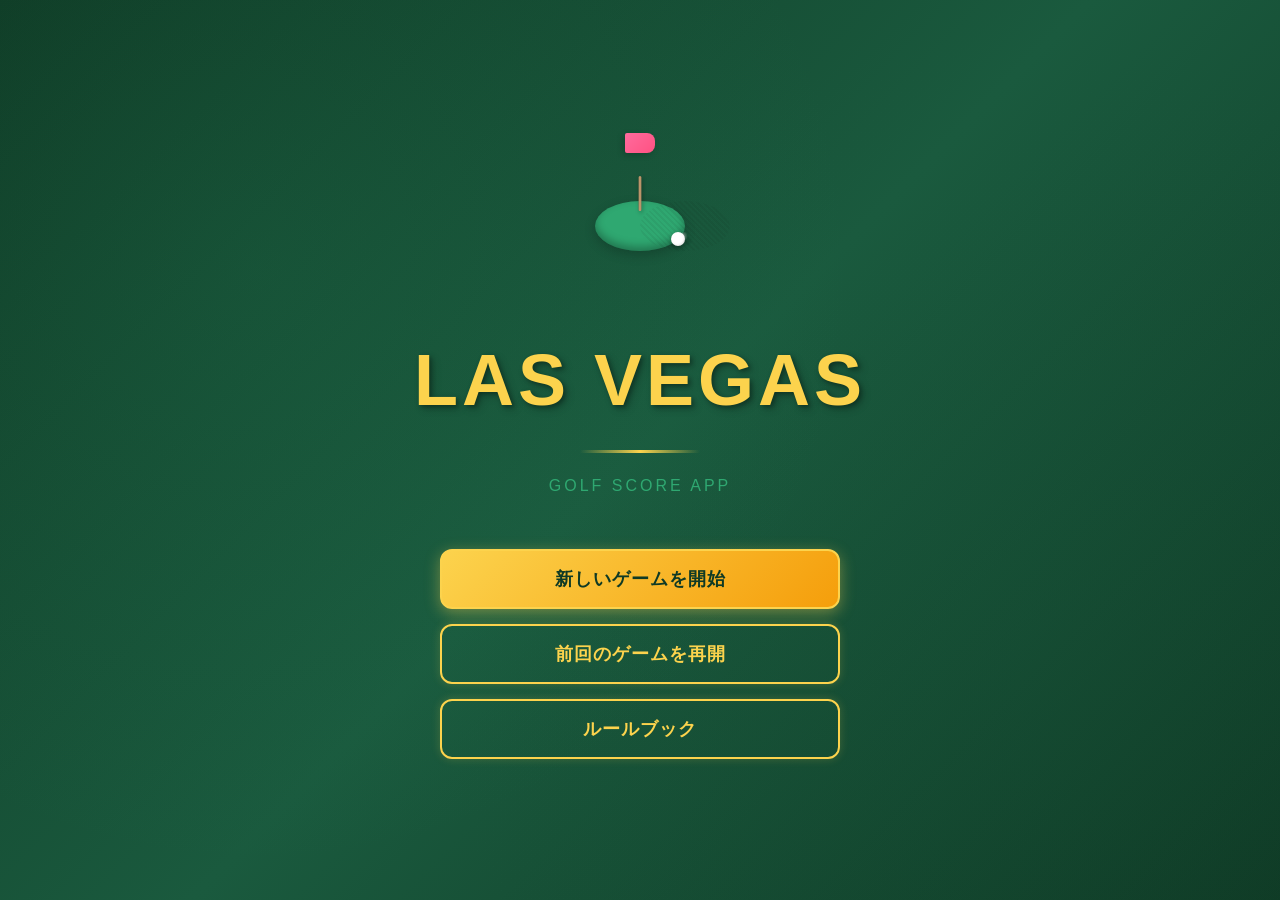
<file: index.html>
<!DOCTYPE html>
<html lang="ja">
<head>
  <meta charset="UTF-8">
  <meta name="viewport" content="width=device-width, initial-scale=1.0, maximum-scale=1.0, user-scalable=no, viewport-fit=cover">
  <meta name="apple-mobile-web-app-capable" content="yes">
  <meta name="apple-mobile-web-app-status-bar-style" content="black-translucent">
  <meta name="mobile-web-app-capable" content="yes">
  <meta name="theme-color" content="#1a5632">
  <title>ラスベガス - ゴルフスコア</title>
  <link rel="stylesheet" href="css/style.css">
</head>
<body>
  <!-- ========== Screen 1: Start ========== -->
  <div id="start-screen" class="screen active start-screen">
    <!-- 背景の動的グローレイヤー -->
    <div class="start-bg-overlay"></div>
    
    <!-- メインコンテンツ -->
    <div class="start-content">
      <!-- ゴルフアイコン -->
      <div class="golf-icon">
        <div class="golf-green"></div>
        <div class="flag-pole"></div>
        <div class="flag"></div>
        <div class="golf-ball"></div>
      </div>

      <!-- タイトル -->
      <h1 class="start-title">LAS VEGAS</h1>
      
      <!-- タイトルの下線 -->
      <div class="start-title-line"></div>

      <!-- サブタイトル -->
      <p class="start-subtitle">GOLF SCORE APP</p>

      <!-- ボタン -->
      <div class="start-button-container">
        <button id="new-game-btn" class="btn btn-start-primary">新しいゲームを開始</button>
        <button id="resume-btn" class="btn btn-start-secondary" style="display:none;">前回のゲームを再開</button>
        <button id="rulebook-btn" class="btn btn-start-secondary">ルールブック</button>
      </div>
    </div>
  </div>

  <!-- ========== Rulebook Modal ========== -->
  <div id="rulebook-modal" class="rulebook-overlay">
    <div class="rulebook-modal">
      <div class="rulebook-header">
        <h2>LAS VEGAS ルールブック</h2>
        <button id="rulebook-close-btn" class="rulebook-close">&times;</button>
      </div>
      <div class="rulebook-body">

        <div class="rule-section">
          <h3>概要</h3>
          <p>ラスベガスは4人でプレーするゴルフの賭けゲームです。毎ホール2対2のチーム戦で、各チームのスコアを2桁の数字にして勝負します。</p>
        </div>

        <div class="rule-section">
          <h3>チーム編成</h3>
          <div class="rule-card">
            <div class="rule-card-title">1番ホール</div>
            <p>打順で決定:<br>
              <strong>Team A</strong> = 1番目 & 4番目<br>
              <strong>Team B</strong> = 2番目 & 3番目</p>
          </div>
          <div class="rule-card">
            <div class="rule-card-title">2番ホール以降</div>
            <p>前ホールのゴルフスコア順位で決定:<br>
              <strong>Team A</strong> = 1位 & 4位<br>
              <strong>Team B</strong> = 2位 & 3位</p>
          </div>
        </div>

        <div class="rule-section">
          <h3>ラスベガスナンバー</h3>
          <p>チーム2人のスコアから2桁の数字を作ります。</p>
          <div class="rule-card rule-example">
            <div class="rule-card-title">計算方法</div>
            <p><strong>小さいスコア</strong>が十の位<br>
               <strong>大きいスコア</strong>が一の位</p>
            <div class="rule-divider"></div>
            <p class="rule-example-text">例: スコアが <strong>4</strong> と <strong>5</strong> の場合<br>
              LVナンバー = <span class="rule-highlight">45</span></p>
            <p class="rule-example-text">例: スコアが <strong>6</strong> と <strong>3</strong> の場合<br>
              LVナンバー = <span class="rule-highlight">36</span></p>
          </div>
        </div>

        <div class="rule-section">
          <h3>ポイント計算</h3>
          <ol class="rule-steps">
            <li>両チームのLVナンバーの<strong>差</strong>を計算</li>
            <li>差を<strong>5の倍数に切り上げ</strong></li>
            <li>LVナンバーが<strong>小さいチームが勝ち</strong></li>
          </ol>
          <div class="rule-card rule-example">
            <div class="rule-card-title">例</div>
            <p>Team A: <strong>45</strong> vs Team B: <strong>58</strong><br>
              差 = |58 - 45| = 13 → <span class="rule-highlight">15pt</span> に切り上げ<br>
              Team A が <span class="rule-win">+15</span>、Team B が <span class="rule-lose">-15</span></p>
          </div>
        </div>

        <div class="rule-section">
          <h3>バーディフリップ</h3>
          <p>バーディ（パー未満のスコア）を取ると特殊効果が発動します。</p>
          <div class="rule-card rule-birdie">
            <div class="rule-card-title">片方のチームにバーディが1つ</div>
            <p>相手チームのLVナンバーの<strong>十の位と一の位を逆転</strong>させる!</p>
            <p class="rule-example-text">例: 相手が <strong>45</strong> → <span class="rule-highlight">54</span> に変化<br>
              例: 相手が <strong>36</strong> → <span class="rule-highlight">63</span> に変化</p>
          </div>
          <div class="rule-card rule-birdie">
            <div class="rule-card-title">片方のチームにバーディが2つ</div>
            <p>ポイントが <span class="rule-highlight">2倍</span> になる!</p>
          </div>
          <div class="rule-card">
            <div class="rule-card-title">両チームにバーディ</div>
            <p>バーディ効果は<strong>相殺</strong>されて通常計算になります。</p>
          </div>
        </div>

        <div class="rule-section">
          <h3>ハンディキャップ (HC)</h3>
          <p>プレイヤーごとに指定ホールで<strong>スコアが-1</strong>されます。</p>
          <ul class="rule-list">
            <li>OUT(1-9H)とIN(10-18H)で個別に設定</li>
            <li>9Hと10Hの間でINのHCを見直し可能</li>
            <li>HC適用ホールでバーディの場合、<strong>HC効果は取消</strong>（素のスコアで計算）</li>
          </ul>
        </div>

        <div class="rule-section">
          <h3>勝敗</h3>
          <p>18ホール終了後、<strong>累計ポイントが最も高いプレイヤーが優勝</strong>です。</p>
        </div>

      </div>
    </div>
  </div>

  <!-- ========== Screen 2: Setup ========== -->
  <div id="setup-screen" class="screen">
    <div class="container">
      <!-- Step 1: Course & Players -->
      <div id="setup-step-1" class="setup-step active">
        <h2>Step 1: ゴルフ場 & プレイヤー</h2>

        <div class="section">
          <h3>ゴルフ場選択</h3>
          <input type="text" id="course-search" class="input-text" placeholder="コース名で検索...">
          <div id="pref-filter" class="pref-filter"></div>
          <div id="course-list" class="course-list"></div>
          <p class="selected-info">選択中: <strong id="selected-course-name">未選択</strong></p>
        </div>

        <div class="section" id="start-type-section" style="display:none;">
          <h3>スタートホール</h3>
          <div class="start-type-btns">
            <button id="start-out-btn" class="start-type-btn active" data-start="out">
              <span class="start-type-label" id="start-out-label">OUTスタート</span>
              <span class="start-type-desc">1番ホールから</span>
            </button>
            <button id="start-in-btn" class="start-type-btn" data-start="in">
              <span class="start-type-label" id="start-in-label">INスタート</span>
              <span class="start-type-desc">10番ホールから</span>
            </button>
          </div>
        </div>

        <div class="section">
          <h3>プレイヤー登録（4名）</h3>
          <div class="player-inputs">
            <input type="text" id="player-name-0" class="input-text" placeholder="プレイヤー1の名前">
            <input type="text" id="player-name-1" class="input-text" placeholder="プレイヤー2の名前">
            <input type="text" id="player-name-2" class="input-text" placeholder="プレイヤー3の名前">
            <input type="text" id="player-name-3" class="input-text" placeholder="プレイヤー4の名前">
          </div>
        </div>

        <button id="setup-next-1" class="btn btn-primary">次へ</button>
      </div>

      <!-- Step 2: Course Info + Handicap (combined) -->
      <div id="setup-step-2" class="setup-step">
        <h2>Step 2: コース情報 & ハンディキャップ</h2>
        <h3 id="course-info-title"></h3>

        <div class="hc-toggle-section">
          <span class="hc-toggle-label">前半のハンディキャップを設定しますか？</span>
          <div class="hc-toggle-btns">
            <button id="hc-yes-btn" class="hc-toggle-btn">YES</button>
            <button id="hc-no-btn" class="hc-toggle-btn active">NO</button>
          </div>
        </div>

        <div id="hc-count-section" class="hc-count-section" style="display:none;"></div>
        <p id="hc-tap-hint" class="hc-tap-hint" style="display:none;">ハンディキャップを設定したいホールをタップしてください</p>

        <div class="scorecard-scroll">
          <table class="course-hc-table" id="course-hc-table">
            <thead id="course-hc-head"></thead>
            <tbody id="course-hc-body"></tbody>
          </table>
        </div>

        <div class="step-nav">
          <button id="setup-back-2" class="btn btn-secondary">戻る</button>
          <button id="setup-next-2" class="btn btn-primary">次へ</button>
        </div>
      </div>

      <!-- Step 3: Batting Order -->
      <div id="setup-step-3" class="setup-step">
        <h2>Step 3: 1番ホールの打順</h2>
        <p class="step-desc">各プレイヤー名をタップして打順を設定してください</p>
        <button type="button" id="random-order-btn" class="btn btn-secondary random-order-btn">ランダムで決定</button>
        <div id="batting-order-list"></div>
        <div class="step-nav">
          <button id="setup-back-3" class="btn btn-secondary">戻る</button>
          <button id="setup-next-3" class="btn btn-primary">次へ</button>
        </div>
      </div>

      <!-- Step 4: Confirmation -->
      <div id="setup-step-4" class="setup-step">
        <h2>確認</h2>
        <div id="confirmation-content"></div>
        <div class="step-nav">
          <button id="setup-back-4" class="btn btn-secondary">戻る</button>
          <button id="round-start-btn" class="btn btn-primary btn-large">ラウンドスタート</button>
        </div>
      </div>
    </div>
  </div>

  <!-- ========== Screen 3: Round ========== -->
  <div id="round-screen" class="screen">
    <div class="container">
      <div class="hole-header">
        <h2>HOLE <span id="hole-number">1</span></h2>
        <span class="hole-par">PAR <span id="hole-par">4</span></span>
      </div>

      <div id="team-display" class="team-display"></div>

      <div class="section">
        <h3>スコア入力</h3>
        <div id="score-inputs"></div>
      </div>

      <div id="hole-result" class="hole-result"></div>

      <div id="cumulative-points" class="cumulative-points"></div>

      <div class="hole-nav">
        <button id="prev-hole-btn" class="btn btn-secondary">前のホールへ</button>
        <button id="scoreboard-btn" class="btn btn-outline">スコアボード</button>
        <button id="next-hole-btn" class="btn btn-primary">次のホールへ</button>
      </div>
    </div>
  </div>

  <!-- ========== HC Review (between hole 9 and 10) ========== -->
  <div id="hc-review-screen" class="screen">
    <div class="container">
      <h2 class="hc-review-title" id="hc-review-title-text">後半のハンディを見直しますか？</h2>
      <p class="step-desc" id="hc-review-desc-text">INコース（10-18H）のハンディキャップを変更できます</p>

      <div id="hc-review-count-section" class="hc-count-section"></div>
      <p class="hc-tap-hint">ハンディキャップを設定したいホールをタップしてください</p>

      <div class="scorecard-scroll">
        <table class="course-hc-table" id="hc-review-table">
          <thead id="hc-review-head"></thead>
          <tbody id="hc-review-body"></tbody>
        </table>
      </div>

      <div class="step-nav">
        <button id="hc-review-skip-btn" class="btn btn-secondary">変更なし</button>
        <button id="hc-review-confirm-btn" class="btn btn-primary">変更を確定</button>
      </div>
    </div>
  </div>

  <!-- ========== Screen 4: Scoreboard ========== -->
  <div id="scoreboard-screen" class="screen">
    <div class="container scoreboard-container">
      <h2 class="scoreboard-title">スコアボード</h2>

      <!-- Tab navigation -->
      <div class="sb-tabs">
        <button class="sb-tab active" data-tab="lv-tab">ラスベガスポイント</button>
        <button class="sb-tab" data-tab="score-tab">ラウンドスコア</button>
      </div>

      <!-- Tab: Las Vegas Points (default) -->
      <div id="lv-tab" class="sb-tab-content active">
        <div class="scorecard-scroll">
          <table class="lv-points-table" id="lv-points-table">
            <thead><tr id="lv-points-header"></tr></thead>
            <tbody id="lv-points-body"></tbody>
          </table>
        </div>
        <div id="ranking" class="ranking"></div>
      </div>

      <!-- Tab: Round Score -->
      <div id="score-tab" class="sb-tab-content">
        <div class="scorecard-scroll">
          <table class="scorecard-table" id="scorecard-table">
            <thead><tr id="scorecard-header"></tr></thead>
            <tbody id="scorecard-body"></tbody>
          </table>
        </div>
      </div>

      <div class="step-nav">
        <button id="back-to-round-btn" class="btn btn-secondary">ラウンドに戻る</button>
        <button id="new-game-from-result-btn" class="btn btn-primary">新しいゲーム</button>
      </div>
    </div>
  </div>

  <script src="js/game.js"></script>
  <script src="js/storage.js"></script>
  <script src="js/app.js"></script>
</body>
</html>
</file>
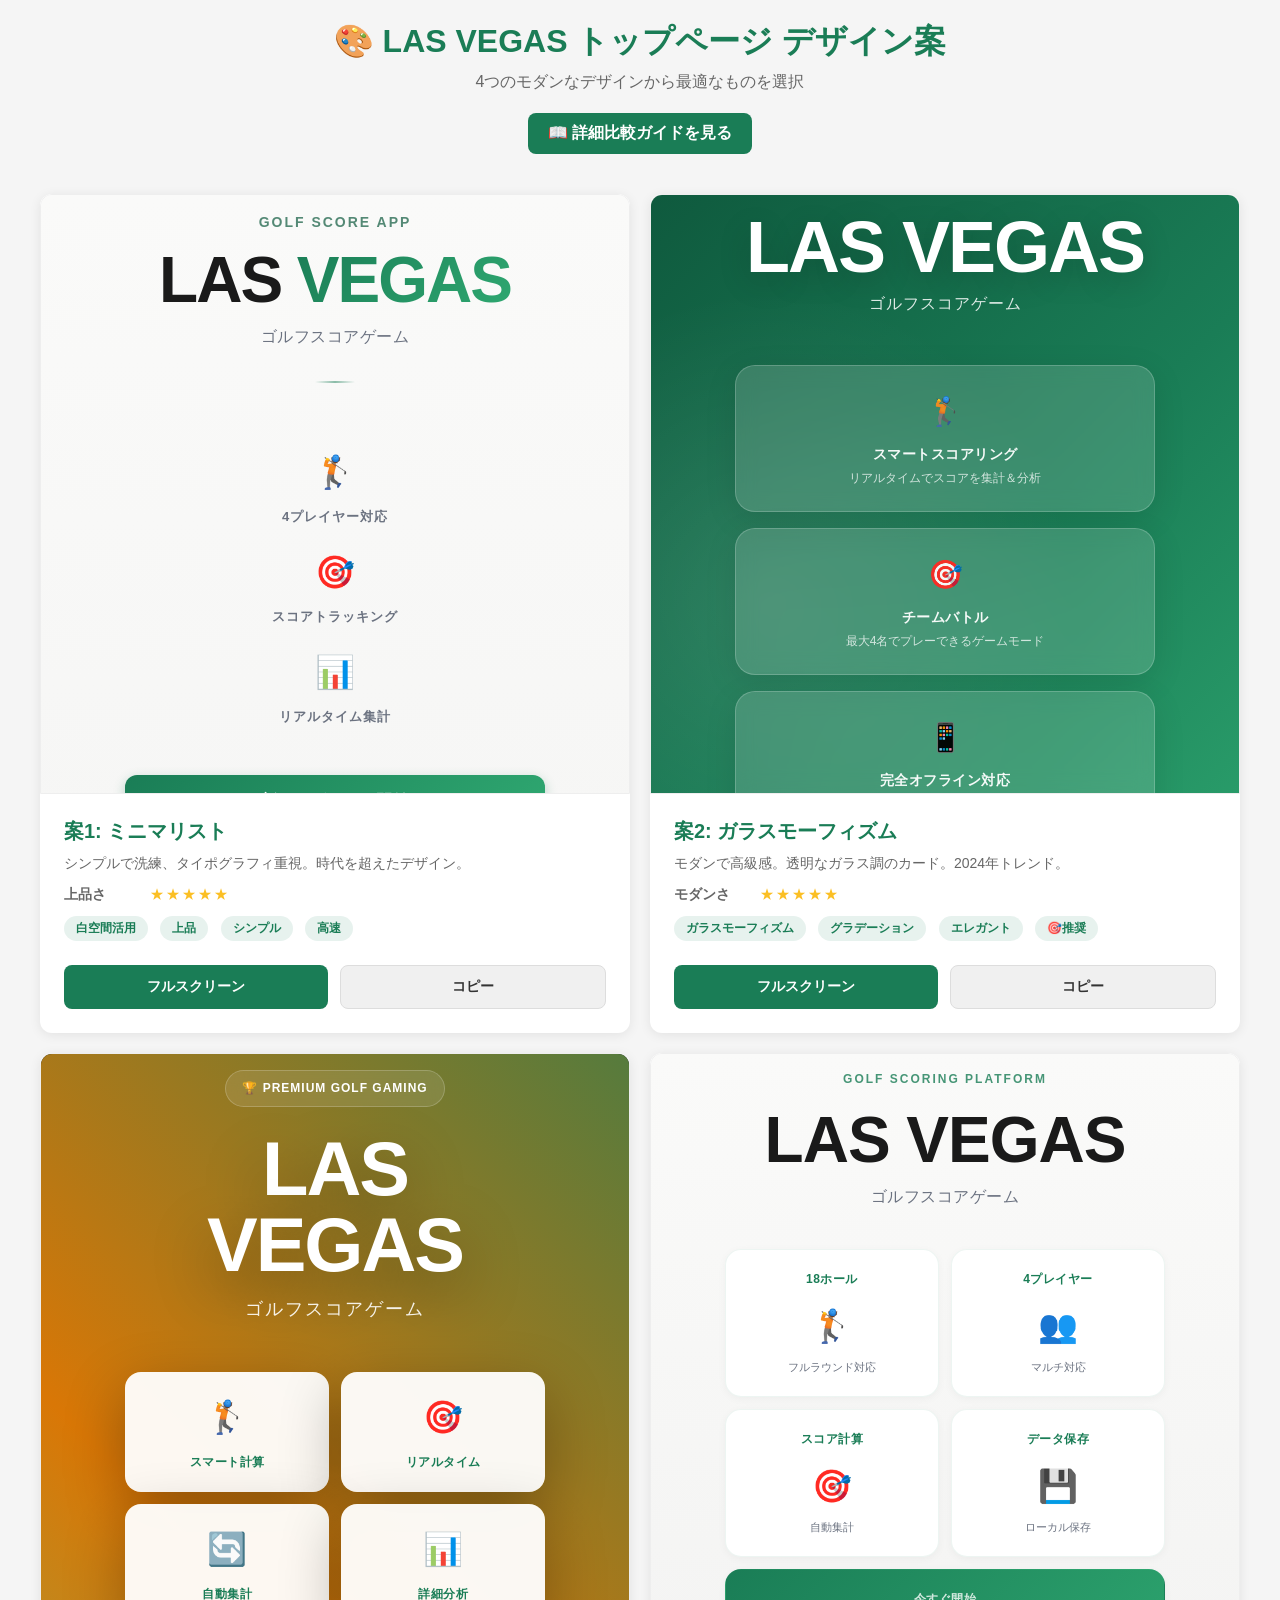
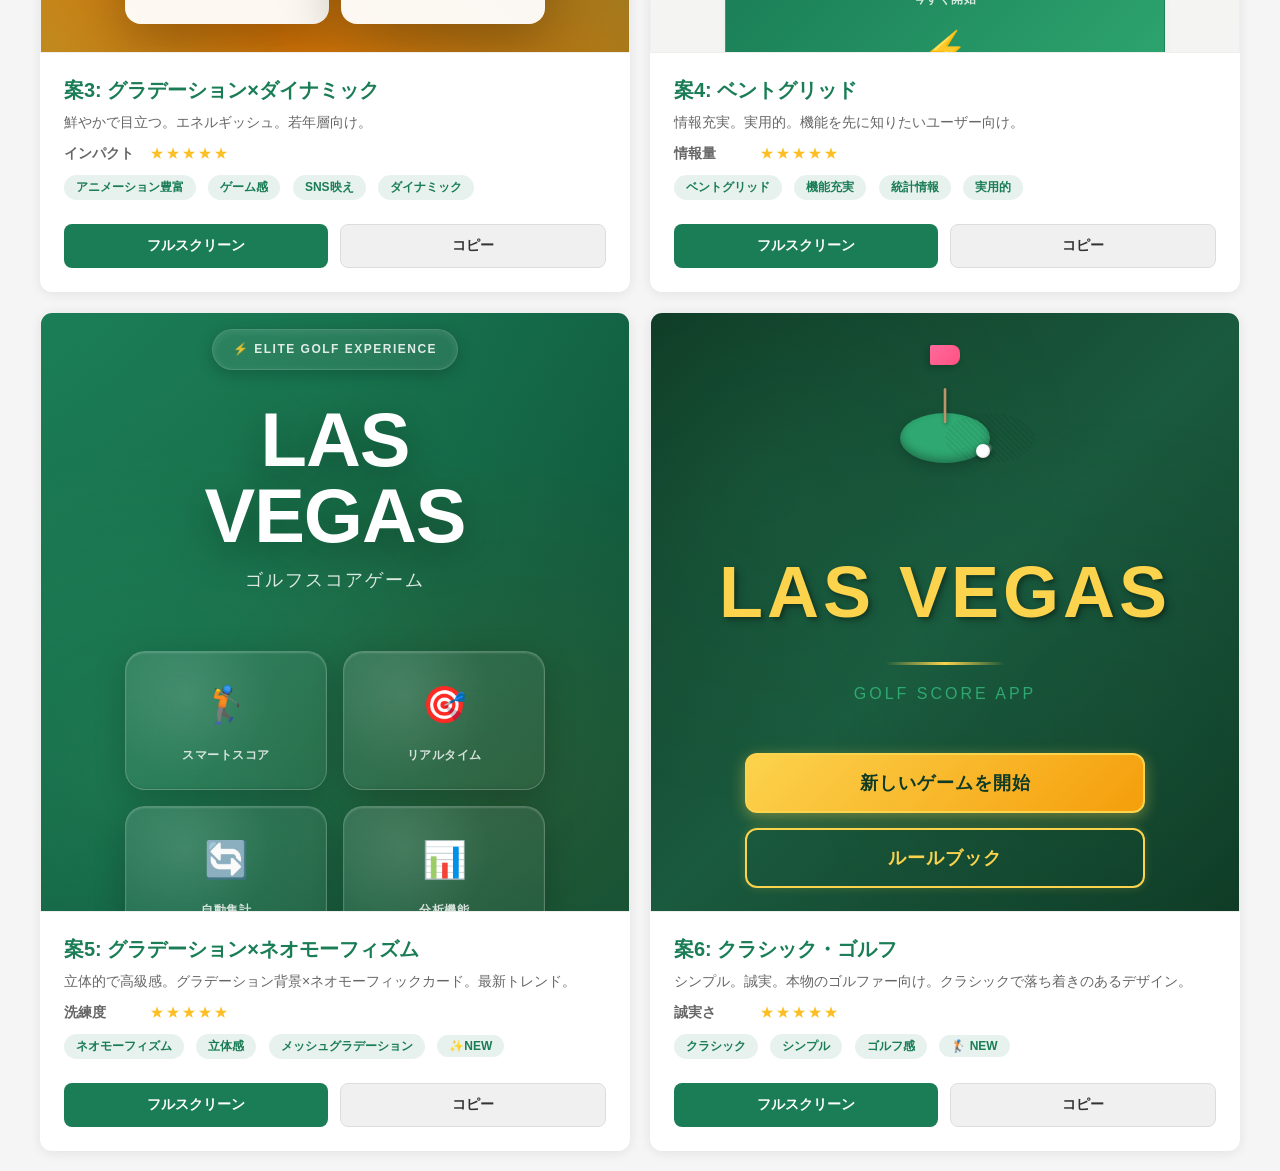
<file: designs/index.html>
<!DOCTYPE html>
<html lang="ja">
<head>
  <meta charset="UTF-8">
  <meta name="viewport" content="width=device-width, initial-scale=1.0">
  <title>LAS VEGAS - デザイン案 プレビュー</title>
  <style>
    * {
      margin: 0;
      padding: 0;
      box-sizing: border-box;
    }

    body {
      font-family: -apple-system, BlinkMacSystemFont, 'Segoe UI', 'Helvetica Neue', sans-serif;
      background: #f5f5f5;
      color: #333;
      padding: 20px;
    }

    .header {
      max-width: 1200px;
      margin: 0 auto 40px;
      text-align: center;
    }

    .header h1 {
      font-size: 32px;
      margin-bottom: 8px;
      color: #1a7d56;
    }

    .header p {
      font-size: 16px;
      color: #666;
      margin-bottom: 20px;
    }

    .guide-link {
      display: inline-block;
      padding: 10px 20px;
      background: #1a7d56;
      color: white;
      border-radius: 8px;
      text-decoration: none;
      font-weight: 600;
      transition: all 200ms ease;
    }

    .guide-link:hover {
      background: #0f5a3e;
      transform: translateY(-2px);
      box-shadow: 0 4px 12px rgba(26, 125, 86, 0.2);
    }

    .container {
      max-width: 1200px;
      margin: 0 auto;
      display: grid;
      grid-template-columns: repeat(auto-fit, minmax(500px, 1fr));
      gap: 20px;
    }

    .design-card {
      background: white;
      border-radius: 12px;
      overflow: hidden;
      box-shadow: 0 2px 12px rgba(0, 0, 0, 0.08);
      transition: all 300ms ease;
      display: flex;
      flex-direction: column;
    }

    .design-card:hover {
      box-shadow: 0 10px 30px rgba(0, 0, 0, 0.15);
      transform: translateY(-4px);
    }

    .design-preview {
      width: 100%;
      height: 600px;
      border: 1px solid #eee;
      border-radius: 12px 12px 0 0;
      overflow: hidden;
      background: #f9f9f9;
    }

    .design-preview iframe {
      width: 100%;
      height: 100%;
      border: none;
    }

    .design-info {
      padding: 24px;
      flex: 1;
      display: flex;
      flex-direction: column;
    }

    .design-title {
      font-size: 20px;
      font-weight: 700;
      color: #1a7d56;
      margin-bottom: 8px;
    }

    .design-subtitle {
      font-size: 14px;
      color: #666;
      margin-bottom: 12px;
      line-height: 1.5;
    }

    .design-features {
      margin-bottom: 16px;
      flex: 1;
    }

    .feature-tag {
      display: inline-block;
      background: rgba(26, 125, 86, 0.1);
      color: #1a7d56;
      padding: 4px 12px;
      border-radius: 16px;
      font-size: 12px;
      font-weight: 600;
      margin-right: 8px;
      margin-bottom: 8px;
    }

    .design-actions {
      display: flex;
      gap: 12px;
    }

    .btn {
      flex: 1;
      padding: 12px 16px;
      border: none;
      border-radius: 8px;
      font-weight: 600;
      cursor: pointer;
      transition: all 200ms ease;
      font-size: 14px;
    }

    .btn-view {
      background: #1a7d56;
      color: white;
    }

    .btn-view:hover {
      background: #0f5a3e;
    }

    .btn-view:active {
      transform: scale(0.98);
    }

    .btn-code {
      background: #f0f0f0;
      color: #333;
      border: 1px solid #ddd;
    }

    .btn-code:hover {
      background: #e8e8e8;
    }

    .rating {
      display: flex;
      gap: 6px;
      margin-bottom: 12px;
      font-size: 14px;
    }

    .rating-label {
      font-weight: 600;
      color: #666;
      width: 80px;
    }

    .rating-stars {
      display: flex;
      gap: 2px;
    }

    .star {
      color: #ddd;
    }

    .star.filled {
      color: #fbbf24;
    }

    @media (max-width: 768px) {
      .container {
        grid-template-columns: 1fr;
      }

      .design-preview {
        height: 400px;
      }

      .header h1 {
        font-size: 24px;
      }
    }
  </style>
</head>
<body>
  <div class="header">
    <h1>🎨 LAS VEGAS トップページ デザイン案</h1>
    <p>4つのモダンなデザインから最適なものを選択</p>
    <a href="DESIGN_GUIDE.md" class="guide-link">📖 詳細比較ガイドを見る</a>
  </div>

  <div class="container">
    <!-- 案1 -->
    <div class="design-card">
      <div class="design-preview">
        <iframe src="design-option-1-minimalist.html"></iframe>
      </div>
      <div class="design-info">
        <div class="design-title">案1: ミニマリスト</div>
        <div class="design-subtitle">シンプルで洗練、タイポグラフィ重視。時代を超えたデザイン。</div>
        
        <div class="rating">
          <span class="rating-label">上品さ</span>
          <div class="rating-stars">
            <span class="star filled">★</span>
            <span class="star filled">★</span>
            <span class="star filled">★</span>
            <span class="star filled">★</span>
            <span class="star filled">★</span>
          </div>
        </div>
        
        <div class="design-features">
          <span class="feature-tag">白空間活用</span>
          <span class="feature-tag">上品</span>
          <span class="feature-tag">シンプル</span>
          <span class="feature-tag">高速</span>
        </div>

        <div class="design-actions">
          <button class="btn btn-view" onclick="window.open('design-option-1-minimalist.html', '_blank')">フルスクリーン</button>
          <button class="btn btn-code">コピー</button>
        </div>
      </div>
    </div>

    <!-- 案2 -->
    <div class="design-card">
      <div class="design-preview">
        <iframe src="design-option-2-glassmorphism.html"></iframe>
      </div>
      <div class="design-info">
        <div class="design-title">案2: ガラスモーフィズム</div>
        <div class="design-subtitle">モダンで高級感。透明なガラス調のカード。2024年トレンド。</div>
        
        <div class="rating">
          <span class="rating-label">モダンさ</span>
          <div class="rating-stars">
            <span class="star filled">★</span>
            <span class="star filled">★</span>
            <span class="star filled">★</span>
            <span class="star filled">★</span>
            <span class="star filled">★</span>
          </div>
        </div>
        
        <div class="design-features">
          <span class="feature-tag">ガラスモーフィズム</span>
          <span class="feature-tag">グラデーション</span>
          <span class="feature-tag">エレガント</span>
          <span class="feature-tag">🎯推奨</span>
        </div>

        <div class="design-actions">
          <button class="btn btn-view" onclick="window.open('design-option-2-glassmorphism.html', '_blank')">フルスクリーン</button>
          <button class="btn btn-code">コピー</button>
        </div>
      </div>
    </div>

    <!-- 案3 -->
    <div class="design-card">
      <div class="design-preview">
        <iframe src="design-option-3-gradient-dynamic.html"></iframe>
      </div>
      <div class="design-info">
        <div class="design-title">案3: グラデーション×ダイナミック</div>
        <div class="design-subtitle">鮮やかで目立つ。エネルギッシュ。若年層向け。</div>
        
        <div class="rating">
          <span class="rating-label">インパクト</span>
          <div class="rating-stars">
            <span class="star filled">★</span>
            <span class="star filled">★</span>
            <span class="star filled">★</span>
            <span class="star filled">★</span>
            <span class="star filled">★</span>
          </div>
        </div>
        
        <div class="design-features">
          <span class="feature-tag">アニメーション豊富</span>
          <span class="feature-tag">ゲーム感</span>
          <span class="feature-tag">SNS映え</span>
          <span class="feature-tag">ダイナミック</span>
        </div>

        <div class="design-actions">
          <button class="btn btn-view" onclick="window.open('design-option-3-gradient-dynamic.html', '_blank')">フルスクリーン</button>
          <button class="btn btn-code">コピー</button>
        </div>
      </div>
    </div>

    <!-- 案4 -->
    <div class="design-card">
      <div class="design-preview">
        <iframe src="design-option-4-bentogrid.html"></iframe>
      </div>
      <div class="design-info">
        <div class="design-title">案4: ベントグリッド</div>
        <div class="design-subtitle">情報充実。実用的。機能を先に知りたいユーザー向け。</div>
        
        <div class="rating">
          <span class="rating-label">情報量</span>
          <div class="rating-stars">
            <span class="star filled">★</span>
            <span class="star filled">★</span>
            <span class="star filled">★</span>
            <span class="star filled">★</span>
            <span class="star filled">★</span>
          </div>
        </div>
        
        <div class="design-features">
          <span class="feature-tag">ベントグリッド</span>
          <span class="feature-tag">機能充実</span>
          <span class="feature-tag">統計情報</span>
          <span class="feature-tag">実用的</span>
        </div>

        <div class="design-actions">
          <button class="btn btn-view" onclick="window.open('design-option-4-bentogrid.html', '_blank')">フルスクリーン</button>
          <button class="btn btn-code">コピー</button>
        </div>
      </div>
    </div>

    <!-- 案5 -->
    <div class="design-card">
      <div class="design-preview">
        <iframe src="design-option-5-neomorphism-gradient.html"></iframe>
      </div>
      <div class="design-info">
        <div class="design-title">案5: グラデーション×ネオモーフィズム</div>
        <div class="design-subtitle">立体的で高級感。グラデーション背景×ネオモーフィックカード。最新トレンド。</div>
        
        <div class="rating">
          <span class="rating-label">洗練度</span>
          <div class="rating-stars">
            <span class="star filled">★</span>
            <span class="star filled">★</span>
            <span class="star filled">★</span>
            <span class="star filled">★</span>
            <span class="star filled">★</span>
          </div>
        </div>
        
        <div class="design-features">
          <span class="feature-tag">ネオモーフィズム</span>
          <span class="feature-tag">立体感</span>
          <span class="feature-tag">メッシュグラデーション</span>
          <span class="feature-tag">✨NEW</span>
        </div>

        <div class="design-actions">
          <button class="btn btn-view" onclick="window.open('design-option-5-neomorphism-gradient.html', '_blank')">フルスクリーン</button>
          <button class="btn btn-code">コピー</button>
        </div>
      </div>
    </div>

    <!-- 案6 -->
    <div class="design-card">
      <div class="design-preview">
        <iframe src="design-option-6-classic-golf.html"></iframe>
      </div>
      <div class="design-info">
        <div class="design-title">案6: クラシック・ゴルフ</div>
        <div class="design-subtitle">シンプル。誠実。本物のゴルファー向け。クラシックで落ち着きのあるデザイン。</div>
        
        <div class="rating">
          <span class="rating-label">誠実さ</span>
          <div class="rating-stars">
            <span class="star filled">★</span>
            <span class="star filled">★</span>
            <span class="star filled">★</span>
            <span class="star filled">★</span>
            <span class="star filled">★</span>
          </div>
        </div>
        
        <div class="design-features">
          <span class="feature-tag">クラシック</span>
          <span class="feature-tag">シンプル</span>
          <span class="feature-tag">ゴルフ感</span>
          <span class="feature-tag">🏌️ NEW</span>
        </div>

        <div class="design-actions">
          <button class="btn btn-view" onclick="window.open('design-option-6-classic-golf.html', '_blank')">フルスクリーン</button>
          <button class="btn btn-code">コピー</button>
        </div>
      </div>
    </div>
  </div>

  <script>
    // コピーボタンの処理（今後実装）
    document.querySelectorAll('.btn-code').forEach(btn => {
      btn.addEventListener('click', () => {
        alert('このボタンは今後HTMLコードコピー機能を提供予定です。');
      });
    });
  </script>
</body>
</html>
</file>
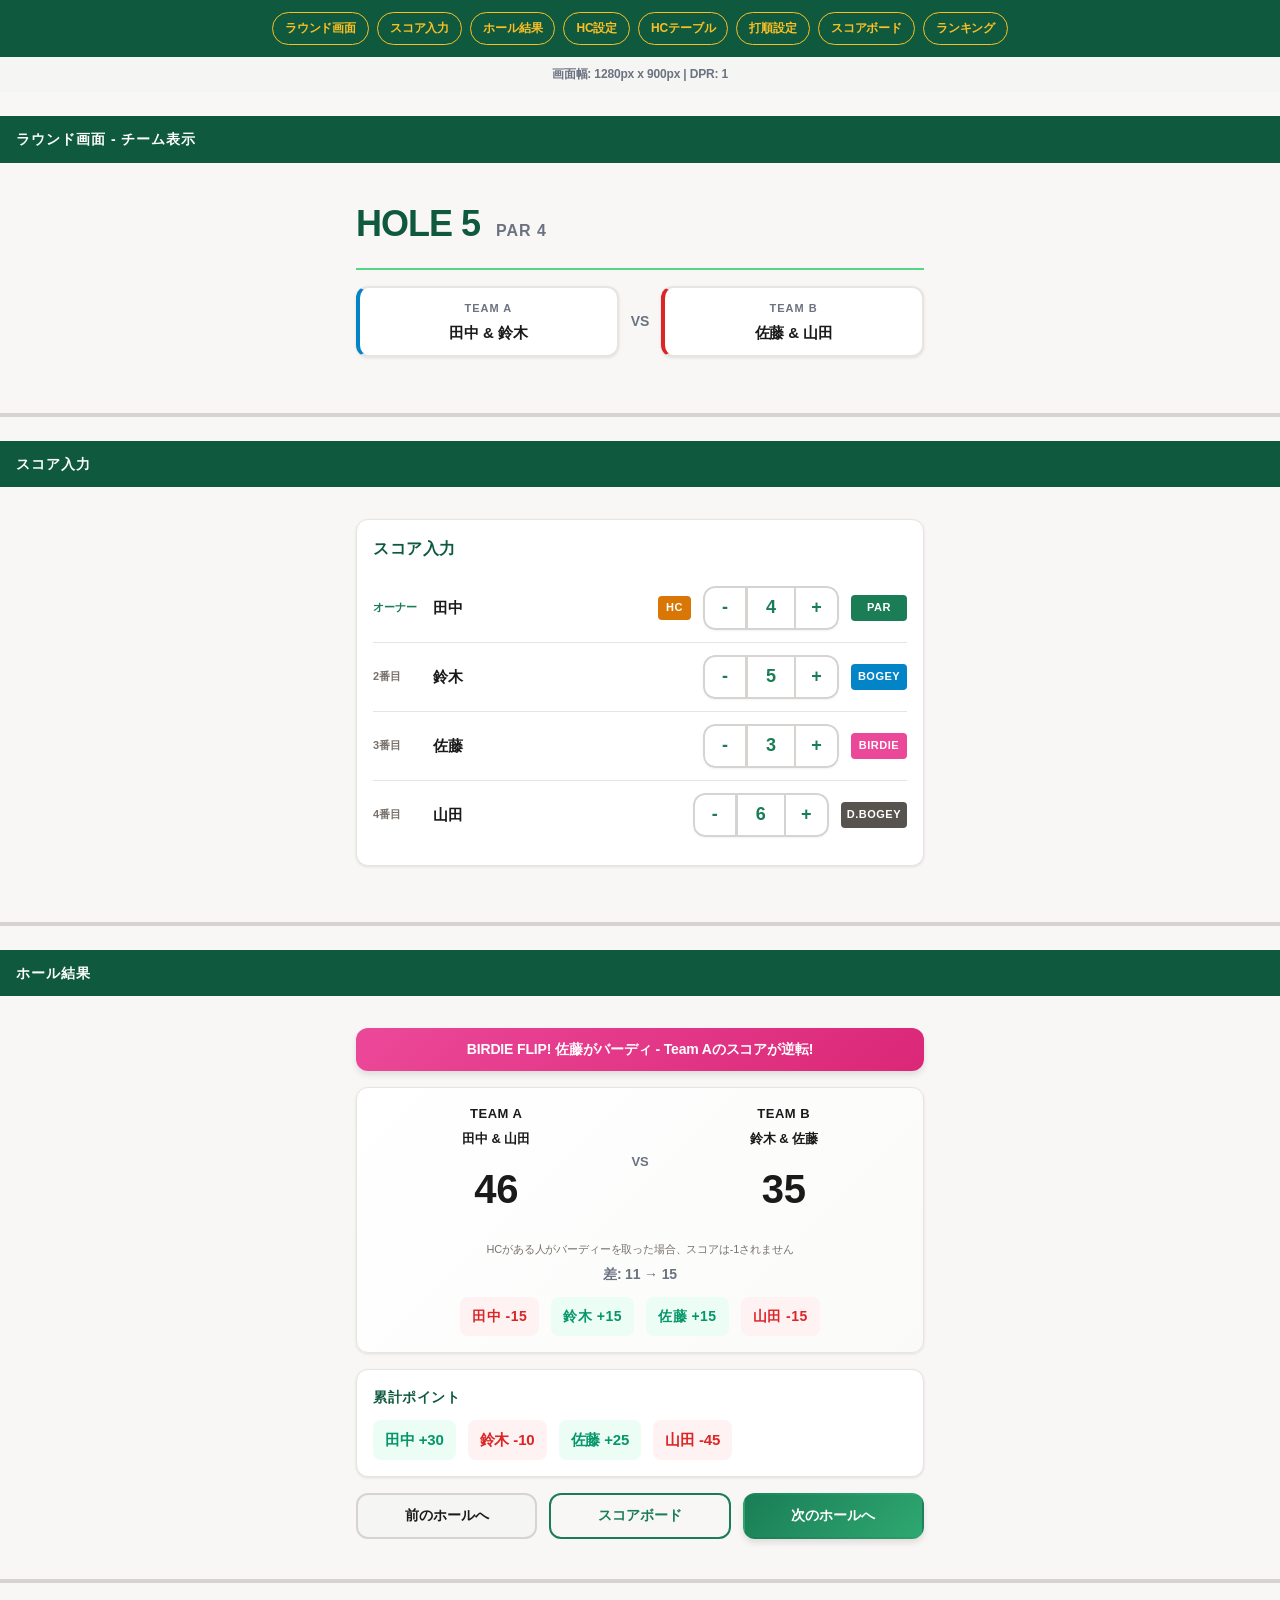
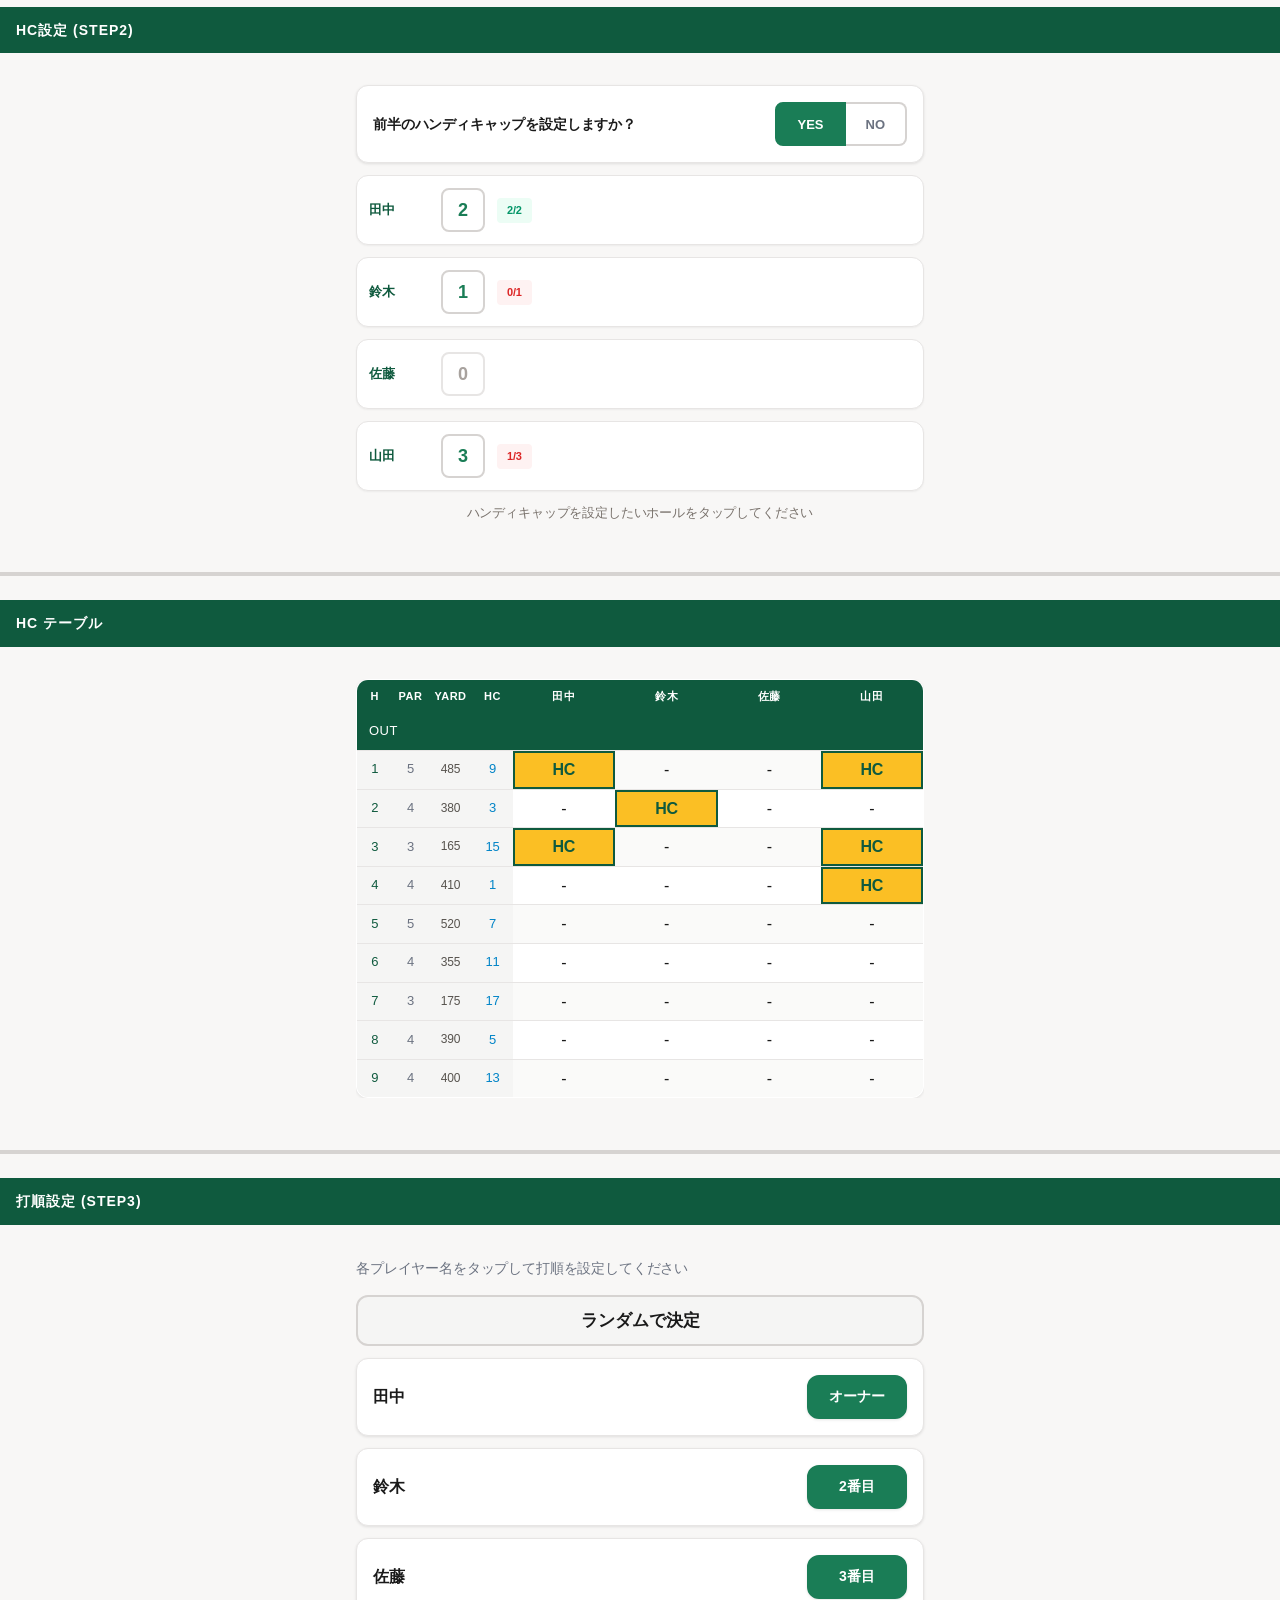
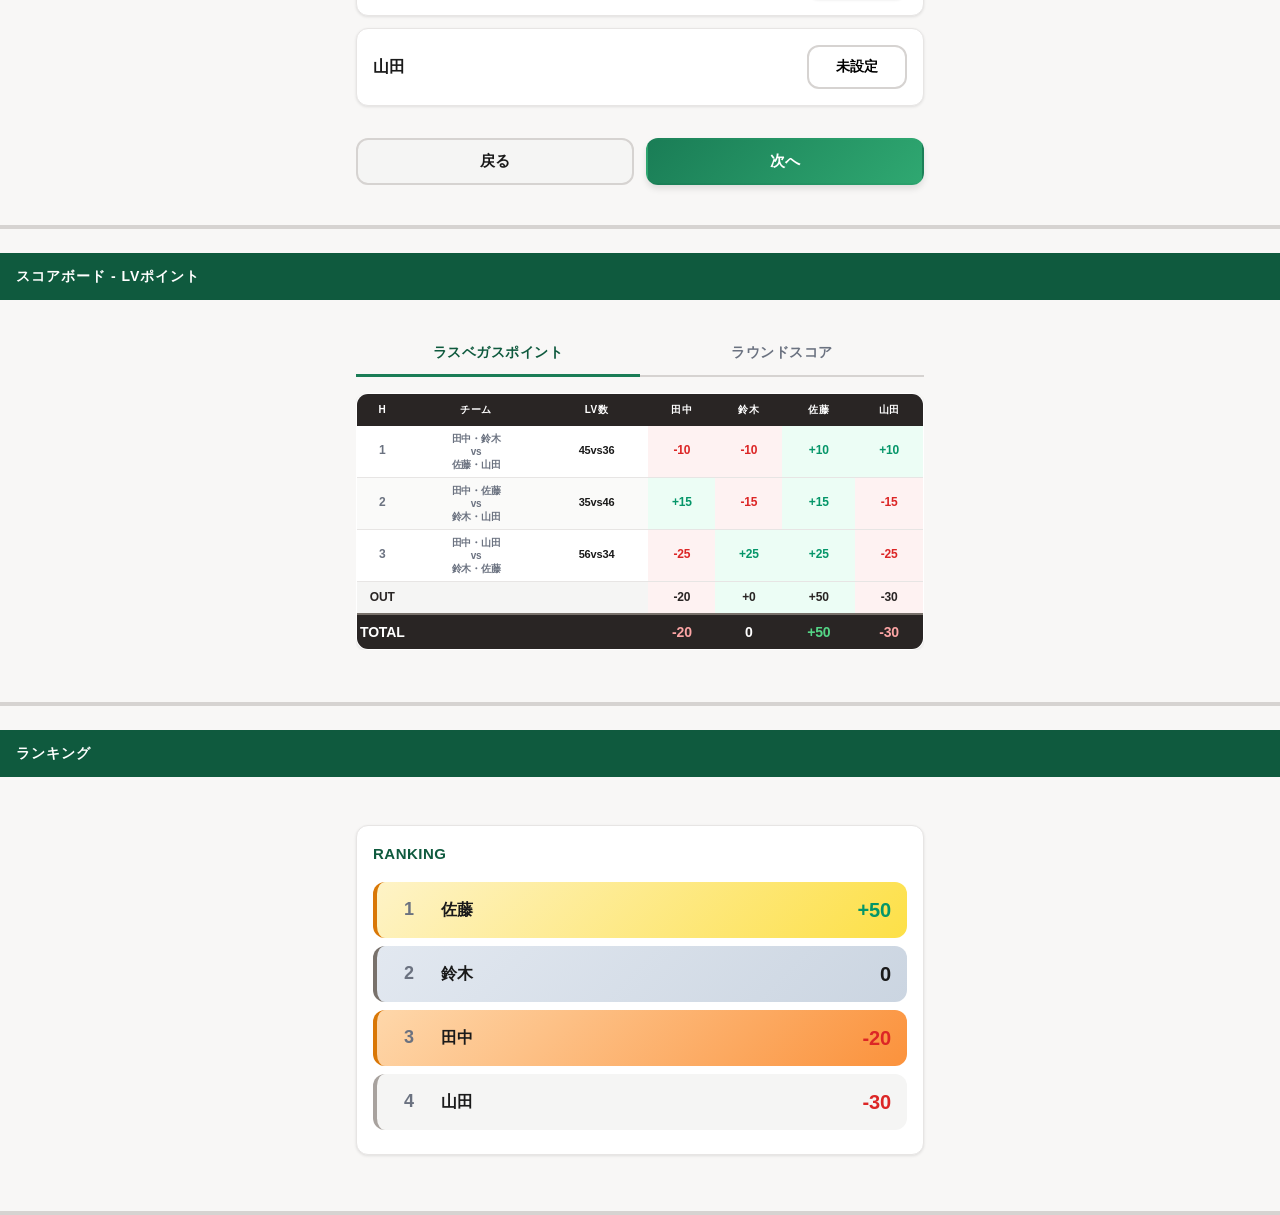
<file: sample.html>
<!DOCTYPE html>
<html lang="ja">
<head>
  <meta charset="UTF-8">
  <meta name="viewport" content="width=device-width, initial-scale=1.0, maximum-scale=1.0, user-scalable=no, viewport-fit=cover">
  <meta name="apple-mobile-web-app-capable" content="yes">
  <meta name="mobile-web-app-capable" content="yes">
  <title>モバイル最適化サンプル</title>
  <link rel="stylesheet" href="css/style.css">

  <!-- ===== 改善CSS（本体への適用前にここで検証） ===== -->
  <style>
    /* ==========================================
       mobile-ux-optimizer 改善CSS
       ========================================== */

    /* --- 改善1: ダブルタップズーム防止 --- */
    button, a, input, select, .pref-chip, .course-item,
    .cht-hc-cell, .hc-review-cell, .hc-count-btn,
    .score-btn, .bo-order-btn, .start-type-btn,
    .hc-toggle-btn, .sb-tab {
      touch-action: manipulation;
    }

    /* --- 改善2: テーブル min-width 削除 & 横スクロール防止 --- */
    .course-hc-table,
    .scorecard-table,
    .lv-points-table {
      min-width: 0;
      width: 100%;
      table-layout: auto;
    }

    /* LVポイントテーブル: チーム列を折り返し可能に */
    .lv-team {
      white-space: normal;
      word-break: keep-all;
      font-size: 10px;
      line-height: 1.3;
      max-width: 100px;
    }
    .lv-nums {
      font-size: 11px;
    }

    /* LVポイントテーブル: プレイヤー列を詰める */
    .lv-points-table th {
      padding: 8px 3px;
      font-size: 10px;
    }
    .lv-points-table td {
      padding: 6px 3px;
    }

    /* スコアカードテーブル: 列を詰める */
    .scorecard-table th {
      padding: 8px 4px;
      font-size: 11px;
    }
    .scorecard-table td {
      padding: 6px 4px;
      font-size: 13px;
    }
    .sc-player-col { min-width: 40px; }

    /* HCテーブル: 列を詰める */
    .course-hc-table th {
      padding: 8px 4px;
      font-size: 11px;
    }
    .course-hc-table td {
      padding: 6px 4px;
    }
    .cht-player { min-width: 40px; }

    /* --- 改善3: 374px以下のブレークポイント強化 --- */
    @media (max-width: 374px) {
      /* チーム表示を小型端末で縮小 */
      .team {
        min-width: 120px;
        padding: 10px 12px;
      }
      .team-label {
        font-size: 10px;
      }
      .team-members {
        font-size: 12px;
      }
      .team-vs {
        font-size: 12px;
      }

      /* 結果ボックス縮小 */
      .result-team {
        min-width: 80px;
      }
      .lv-number {
        font-size: 28px !important;
      }
      .result-team span {
        font-size: 11px;
      }

      /* テーブルフォント更に縮小 */
      .course-hc-table {
        font-size: 11px;
      }
      .course-hc-table th {
        padding: 6px 3px;
        font-size: 10px;
      }
      .course-hc-table td {
        padding: 5px 3px;
      }
      .cht-hole { width: 26px; }
      .cht-par { width: 26px; }
      .cht-yard { width: 34px; }
      .cht-hdcp { width: 30px; }
      .cht-player { min-width: 36px; }

      .scorecard-table {
        font-size: 12px;
      }
      .scorecard-table th {
        padding: 6px 3px;
        font-size: 10px;
      }
      .scorecard-table td {
        padding: 5px 3px;
        font-size: 12px;
      }
      .sc-label-col { width: 36px; }
      .sc-par-col { width: 32px; }
      .sc-player-col { min-width: 36px; }

      .lv-points-table {
        font-size: 10px;
      }
      .lv-points-table th {
        padding: 6px 2px;
        font-size: 9px;
      }
      .lv-points-table td {
        padding: 5px 2px;
      }
      .lv-team {
        font-size: 9px;
        max-width: 80px;
      }
      .lv-nums {
        font-size: 10px;
      }
      .lv-hole {
        width: 24px;
        font-size: 10px;
      }

      /* スコア入力行を詰める */
      .score-input-row {
        gap: var(--space-sm);
      }
      .score-label {
        min-width: 44px;
        font-size: 10px;
        padding: 3px 4px;
      }
      .score-value {
        width: 40px;
      }
      .score-btn {
        width: 38px;
        height: 38px;
        font-size: 16px;
      }
      .tee-order-label {
        min-width: 40px;
        font-size: 10px;
      }
      .hc-badge {
        padding: 2px 6px;
        font-size: 10px;
      }

      /* ボタン */
      .hole-nav .btn {
        font-size: 12px;
        padding: 10px var(--space-sm);
      }

      /* HC設定行 */
      .hc-count-name {
        min-width: 48px;
        font-size: 11px;
      }
      .hc-count-btn {
        width: 38px;
        height: 38px;
        font-size: 16px;
      }

      /* 打順 */
      .bo-order-btn {
        min-width: 80px;
        padding: 6px 12px;
        font-size: 13px;
      }
      .bo-player-name {
        font-size: 14px;
      }

      /* ランキング */
      .ranking-item {
        padding: 10px var(--space-md);
        gap: var(--space-md);
      }
      .rank-name {
        font-size: 14px;
      }
      .rank-points {
        font-size: 18px;
      }
    }

    /* --- サンプルページ専用スタイル --- */
    .sample-nav {
      position: sticky;
      top: 0;
      z-index: 999;
      background: var(--primary-dark);
      padding: 12px 16px;
      display: flex;
      flex-wrap: wrap;
      gap: 8px;
      justify-content: center;
    }
    .sample-nav a {
      color: var(--accent-gold-light);
      text-decoration: none;
      font-size: 12px;
      font-weight: 700;
      padding: 6px 12px;
      border: 1px solid var(--accent-gold-light);
      border-radius: 20px;
      white-space: nowrap;
    }
    .sample-nav a:active {
      background: rgba(251, 191, 36, 0.2);
    }
    .sample-section {
      padding: 24px 0;
      border-bottom: 4px solid var(--neutral-300);
    }
    .sample-section-title {
      font-size: 14px;
      font-weight: 800;
      color: var(--white);
      background: var(--primary-dark);
      padding: 12px 16px;
      text-transform: uppercase;
      letter-spacing: 1px;
      margin-bottom: 16px;
    }
    .sample-device-info {
      text-align: center;
      padding: 8px;
      background: var(--neutral-100);
      font-size: 12px;
      color: var(--text-secondary);
      font-weight: 600;
    }
  </style>
</head>
<body>
  <!-- ナビゲーション -->
  <div class="sample-nav">
    <a href="#sec-round">ラウンド画面</a>
    <a href="#sec-score-input">スコア入力</a>
    <a href="#sec-result">ホール結果</a>
    <a href="#sec-hc-setup">HC設定</a>
    <a href="#sec-table-hc">HCテーブル</a>
    <a href="#sec-batting">打順設定</a>
    <a href="#sec-scoreboard">スコアボード</a>
    <a href="#sec-ranking">ランキング</a>
  </div>

  <div class="sample-device-info" id="device-info"></div>

  <!-- ===== ラウンド画面: チーム表示 ===== -->
  <div id="sec-round" class="sample-section">
    <div class="sample-section-title">ラウンド画面 - チーム表示</div>
    <div class="container">
      <div class="hole-header">
        <h2>HOLE <span>5</span></h2>
        <span class="hole-par">PAR <span>4</span></span>
      </div>

      <div class="team-display">
        <div class="team team-a">
          <span class="team-label">Team A</span>
          <div class="team-members">田中 & 鈴木</div>
        </div>
        <span class="team-vs">VS</span>
        <div class="team team-b">
          <span class="team-label">Team B</span>
          <div class="team-members">佐藤 & 山田</div>
        </div>
      </div>
    </div>
  </div>

  <!-- ===== スコア入力 ===== -->
  <div id="sec-score-input" class="sample-section">
    <div class="sample-section-title">スコア入力</div>
    <div class="container">
      <div class="section">
        <h3>スコア入力</h3>

        <div class="score-input-row">
          <span class="tee-order-label tee-order-owner">オーナー</span>
          <span class="score-player-name">田中</span>
          <span class="hc-badge">HC</span>
          <div class="score-control">
            <button class="score-btn minus">-</button>
            <input type="number" class="score-value" value="4" readonly>
            <button class="score-btn plus">+</button>
          </div>
          <span class="score-label score-par">PAR</span>
        </div>

        <div class="score-input-row">
          <span class="tee-order-label">2番目</span>
          <span class="score-player-name">鈴木</span>
          <div class="score-control">
            <button class="score-btn minus">-</button>
            <input type="number" class="score-value" value="5" readonly>
            <button class="score-btn plus">+</button>
          </div>
          <span class="score-label score-bogey">BOGEY</span>
        </div>

        <div class="score-input-row">
          <span class="tee-order-label">3番目</span>
          <span class="score-player-name">佐藤</span>
          <div class="score-control">
            <button class="score-btn minus">-</button>
            <input type="number" class="score-value" value="3" readonly>
            <button class="score-btn plus">+</button>
          </div>
          <span class="score-label score-birdie">BIRDIE</span>
        </div>

        <div class="score-input-row">
          <span class="tee-order-label">4番目</span>
          <span class="score-player-name">山田</span>
          <div class="score-control">
            <button class="score-btn minus">-</button>
            <input type="number" class="score-value" value="6" readonly>
            <button class="score-btn plus">+</button>
          </div>
          <span class="score-label score-dbogey">D.BOGEY</span>
        </div>
      </div>
    </div>
  </div>

  <!-- ===== ホール結果 ===== -->
  <div id="sec-result" class="sample-section">
    <div class="sample-section-title">ホール結果</div>
    <div class="container">
      <div class="birdie-flip-banner">BIRDIE FLIP! 佐藤がバーディ - Team Aのスコアが逆転!</div>

      <div class="hole-result">
        <div class="result-row">
          <div class="result-team">
            <span class="result-team-label">Team A</span>
            <span>田中 & 山田</span>
            <span class="lv-number">46</span>
          </div>
          <span class="result-vs">VS</span>
          <div class="result-team">
            <span class="result-team-label">Team B</span>
            <span>鈴木 & 佐藤</span>
            <span class="lv-number">35</span>
          </div>
        </div>

        <div class="hc-cancel-note">HCがある人がバーディーを取った場合、スコアは-1されません</div>

        <div class="result-points">
          <span class="diff-label">差: 11 → 15</span>
          <div class="points-list">
            <span class="point-item lose">田中 -15</span>
            <span class="point-item win">鈴木 +15</span>
            <span class="point-item win">佐藤 +15</span>
            <span class="point-item lose">山田 -15</span>
          </div>
        </div>
      </div>

      <!-- 累計ポイント -->
      <div class="cumulative-points">
        <h3>累計ポイント</h3>
        <div class="cumulative-list">
          <span class="cumulative-item win">田中 +30</span>
          <span class="cumulative-item lose">鈴木 -10</span>
          <span class="cumulative-item win">佐藤 +25</span>
          <span class="cumulative-item lose">山田 -45</span>
        </div>
      </div>

      <div class="hole-nav">
        <button class="btn btn-secondary">前のホールへ</button>
        <button class="btn btn-outline">スコアボード</button>
        <button class="btn btn-primary">次のホールへ</button>
      </div>
    </div>
  </div>

  <!-- ===== HC設定 ===== -->
  <div id="sec-hc-setup" class="sample-section">
    <div class="sample-section-title">HC設定 (Step2)</div>
    <div class="container">
      <div class="hc-toggle-section">
        <span class="hc-toggle-label">前半のハンディキャップを設定しますか？</span>
        <div class="hc-toggle-btns">
          <button class="hc-toggle-btn active">YES</button>
          <button class="hc-toggle-btn">NO</button>
        </div>
      </div>

      <div class="hc-count-section" style="display:flex; flex-direction:column; gap:12px;">
        <div class="hc-count-row">
          <span class="hc-count-name">田中</span>
          <button class="hc-count-btn" data-value="2">2</button>
          <span class="hc-count-status hc-status-ok">2/2</span>
        </div>
        <div class="hc-count-row">
          <span class="hc-count-name">鈴木</span>
          <button class="hc-count-btn" data-value="1">1</button>
          <span class="hc-count-status hc-status-ng">0/1</span>
        </div>
        <div class="hc-count-row">
          <span class="hc-count-name">佐藤</span>
          <button class="hc-count-btn" data-value="0">0</button>
        </div>
        <div class="hc-count-row">
          <span class="hc-count-name">山田</span>
          <button class="hc-count-btn" data-value="3">3</button>
          <span class="hc-count-status hc-status-ng">1/3</span>
        </div>
      </div>

      <p class="hc-tap-hint" style="display:block;">ハンディキャップを設定したいホールをタップしてください</p>
    </div>
  </div>

  <!-- ===== HCテーブル ===== -->
  <div id="sec-table-hc" class="sample-section">
    <div class="sample-section-title">HC テーブル</div>
    <div class="container">
      <div class="scorecard-scroll">
        <table class="course-hc-table">
          <thead>
            <tr>
              <th class="cht-hole">H</th>
              <th class="cht-par">PAR</th>
              <th class="cht-yard">YARD</th>
              <th class="cht-hdcp">HC</th>
              <th class="cht-player">田中</th>
              <th class="cht-player">鈴木</th>
              <th class="cht-player">佐藤</th>
              <th class="cht-player">山田</th>
            </tr>
          </thead>
          <tbody>
            <tr class="cht-section-row"><td class="cht-section-label" colspan="8">OUT</td></tr>
            <tr>
              <td class="cht-hole-num">1</td>
              <td class="cht-par-val">5</td>
              <td class="cht-yard-val">485</td>
              <td class="cht-hdcp-val">9</td>
              <td class="cht-hc-cell hc-selected">HC</td>
              <td class="cht-hc-cell">-</td>
              <td class="cht-hc-cell">-</td>
              <td class="cht-hc-cell hc-selected">HC</td>
            </tr>
            <tr>
              <td class="cht-hole-num">2</td>
              <td class="cht-par-val">4</td>
              <td class="cht-yard-val">380</td>
              <td class="cht-hdcp-val">3</td>
              <td class="cht-hc-cell">-</td>
              <td class="cht-hc-cell hc-selected">HC</td>
              <td class="cht-hc-cell">-</td>
              <td class="cht-hc-cell">-</td>
            </tr>
            <tr>
              <td class="cht-hole-num">3</td>
              <td class="cht-par-val">3</td>
              <td class="cht-yard-val">165</td>
              <td class="cht-hdcp-val">15</td>
              <td class="cht-hc-cell hc-selected">HC</td>
              <td class="cht-hc-cell">-</td>
              <td class="cht-hc-cell">-</td>
              <td class="cht-hc-cell hc-selected">HC</td>
            </tr>
            <tr>
              <td class="cht-hole-num">4</td>
              <td class="cht-par-val">4</td>
              <td class="cht-yard-val">410</td>
              <td class="cht-hdcp-val">1</td>
              <td class="cht-hc-cell">-</td>
              <td class="cht-hc-cell">-</td>
              <td class="cht-hc-cell">-</td>
              <td class="cht-hc-cell hc-selected">HC</td>
            </tr>
            <tr>
              <td class="cht-hole-num">5</td>
              <td class="cht-par-val">5</td>
              <td class="cht-yard-val">520</td>
              <td class="cht-hdcp-val">7</td>
              <td class="cht-hc-cell">-</td>
              <td class="cht-hc-cell">-</td>
              <td class="cht-hc-cell">-</td>
              <td class="cht-hc-cell">-</td>
            </tr>
            <tr>
              <td class="cht-hole-num">6</td>
              <td class="cht-par-val">4</td>
              <td class="cht-yard-val">355</td>
              <td class="cht-hdcp-val">11</td>
              <td class="cht-hc-cell">-</td>
              <td class="cht-hc-cell">-</td>
              <td class="cht-hc-cell">-</td>
              <td class="cht-hc-cell">-</td>
            </tr>
            <tr>
              <td class="cht-hole-num">7</td>
              <td class="cht-par-val">3</td>
              <td class="cht-yard-val">175</td>
              <td class="cht-hdcp-val">17</td>
              <td class="cht-hc-cell">-</td>
              <td class="cht-hc-cell">-</td>
              <td class="cht-hc-cell">-</td>
              <td class="cht-hc-cell">-</td>
            </tr>
            <tr>
              <td class="cht-hole-num">8</td>
              <td class="cht-par-val">4</td>
              <td class="cht-yard-val">390</td>
              <td class="cht-hdcp-val">5</td>
              <td class="cht-hc-cell">-</td>
              <td class="cht-hc-cell">-</td>
              <td class="cht-hc-cell">-</td>
              <td class="cht-hc-cell">-</td>
            </tr>
            <tr>
              <td class="cht-hole-num">9</td>
              <td class="cht-par-val">4</td>
              <td class="cht-yard-val">400</td>
              <td class="cht-hdcp-val">13</td>
              <td class="cht-hc-cell">-</td>
              <td class="cht-hc-cell">-</td>
              <td class="cht-hc-cell">-</td>
              <td class="cht-hc-cell">-</td>
            </tr>
          </tbody>
        </table>
      </div>
    </div>
  </div>

  <!-- ===== 打順設定 ===== -->
  <div id="sec-batting" class="sample-section">
    <div class="sample-section-title">打順設定 (Step3)</div>
    <div class="container">
      <p class="step-desc">各プレイヤー名をタップして打順を設定してください</p>
      <button class="btn btn-secondary random-order-btn">ランダムで決定</button>

      <div>
        <div class="batting-order-row">
          <span class="bo-player-name">田中</span>
          <button class="bo-order-btn assigned">オーナー</button>
        </div>
        <div class="batting-order-row">
          <span class="bo-player-name">鈴木</span>
          <button class="bo-order-btn assigned">2番目</button>
        </div>
        <div class="batting-order-row">
          <span class="bo-player-name">佐藤</span>
          <button class="bo-order-btn assigned">3番目</button>
        </div>
        <div class="batting-order-row">
          <span class="bo-player-name">山田</span>
          <button class="bo-order-btn">未設定</button>
        </div>
      </div>

      <div class="step-nav">
        <button class="btn btn-secondary">戻る</button>
        <button class="btn btn-primary">次へ</button>
      </div>
    </div>
  </div>

  <!-- ===== スコアボード テーブル ===== -->
  <div id="sec-scoreboard" class="sample-section">
    <div class="sample-section-title">スコアボード - LVポイント</div>
    <div class="container">
      <div class="sb-tabs">
        <button class="sb-tab active">ラスベガスポイント</button>
        <button class="sb-tab">ラウンドスコア</button>
      </div>

      <div class="scorecard-scroll">
        <table class="lv-points-table">
          <thead>
            <tr>
              <th class="lv-hole">H</th>
              <th class="lv-team">チーム</th>
              <th class="lv-nums">LV数</th>
              <th>田中</th>
              <th>鈴木</th>
              <th>佐藤</th>
              <th>山田</th>
            </tr>
          </thead>
          <tbody>
            <tr>
              <td class="lv-hole">1</td>
              <td class="lv-team">田中・鈴木<br>vs<br>佐藤・山田</td>
              <td class="lv-nums">45vs36</td>
              <td class="lv-lose">-10</td>
              <td class="lv-lose">-10</td>
              <td class="lv-win">+10</td>
              <td class="lv-win">+10</td>
            </tr>
            <tr>
              <td class="lv-hole">2</td>
              <td class="lv-team">田中・佐藤<br>vs<br>鈴木・山田</td>
              <td class="lv-nums">35vs46</td>
              <td class="lv-win">+15</td>
              <td class="lv-lose">-15</td>
              <td class="lv-win">+15</td>
              <td class="lv-lose">-15</td>
            </tr>
            <tr>
              <td class="lv-hole">3</td>
              <td class="lv-team">田中・山田<br>vs<br>鈴木・佐藤</td>
              <td class="lv-nums">56vs34</td>
              <td class="lv-lose">-25</td>
              <td class="lv-win">+25</td>
              <td class="lv-win">+25</td>
              <td class="lv-lose">-25</td>
            </tr>
            <tr class="lv-subtotal-row">
              <td>OUT</td>
              <td></td>
              <td></td>
              <td class="lv-lose">-20</td>
              <td class="lv-win">+0</td>
              <td class="lv-win">+50</td>
              <td class="lv-lose">-30</td>
            </tr>
            <tr class="lv-total-row">
              <td>TOTAL</td>
              <td></td>
              <td></td>
              <td class="lv-lose">-20</td>
              <td>0</td>
              <td class="lv-win">+50</td>
              <td class="lv-lose">-30</td>
            </tr>
          </tbody>
        </table>
      </div>
    </div>
  </div>

  <!-- ===== ランキング ===== -->
  <div id="sec-ranking" class="sample-section">
    <div class="sample-section-title">ランキング</div>
    <div class="container">
      <div class="ranking">
        <div class="ranking-title">RANKING</div>
        <div class="ranking-item rank-1">
          <span class="rank-medal">1</span>
          <span class="rank-name">佐藤</span>
          <span class="rank-points win">+50</span>
        </div>
        <div class="ranking-item rank-2">
          <span class="rank-medal">2</span>
          <span class="rank-name">鈴木</span>
          <span class="rank-points">0</span>
        </div>
        <div class="ranking-item rank-3">
          <span class="rank-medal">3</span>
          <span class="rank-name">田中</span>
          <span class="rank-points lose">-20</span>
        </div>
        <div class="ranking-item rank-4">
          <span class="rank-medal">4</span>
          <span class="rank-name">山田</span>
          <span class="rank-points lose">-30</span>
        </div>
      </div>
    </div>
  </div>

  <script>
    // デバイス情報表示
    const info = document.getElementById('device-info');
    function updateInfo() {
      info.textContent = `画面幅: ${window.innerWidth}px x ${window.innerHeight}px | DPR: ${window.devicePixelRatio}`;
    }
    updateInfo();
    window.addEventListener('resize', updateInfo);
  </script>
</body>
</html>
</file>
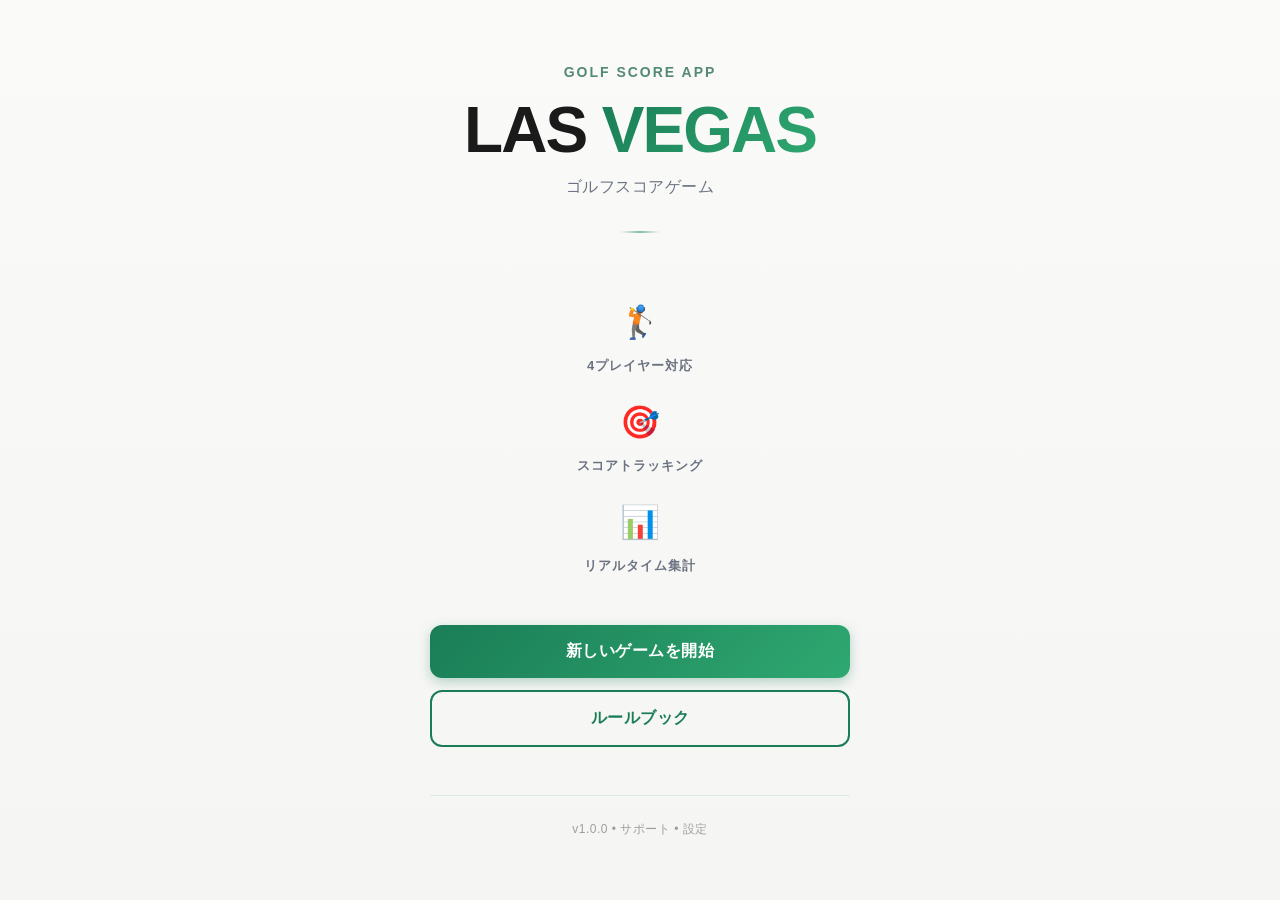
<file: designs/design-option-1-minimalist.html>
<!DOCTYPE html>
<html lang="ja">
<head>
  <meta charset="UTF-8">
  <meta name="viewport" content="width=device-width, initial-scale=1.0, maximum-scale=1.0, user-scalable=no, viewport-fit=cover">
  <meta name="apple-mobile-web-app-capable" content="yes">
  <meta name="apple-mobile-web-app-status-bar-style" content="black-translucent">
  <title>LAS VEGAS - デザイン案1: ミニマリスト</title>
  <style>
    * {
      margin: 0;
      padding: 0;
      box-sizing: border-box;
    }

    body {
      font-family: -apple-system, BlinkMacSystemFont, 'Segoe UI', 'Helvetica Neue', sans-serif;
      background: linear-gradient(180deg, #fafaf9 0%, #f5f5f4 100%);
      color: #1a1a1a;
      line-height: 1.6;
      min-height: 100dvh;
      -webkit-font-smoothing: antialiased;
      -moz-osx-font-smoothing: grayscale;
    }

    .start-screen {
      display: flex;
      align-items: center;
      justify-content: center;
      min-height: 100dvh;
      padding: 16px;
    }

    .start-container {
      width: 100%;
      max-width: 420px;
      text-align: center;
    }

    /* ========== Header Section ========== */
    .start-header {
      margin-bottom: 64px;
    }

    .start-logo {
      font-size: 14px;
      font-weight: 700;
      letter-spacing: 2px;
      color: #0f5a3e;
      text-transform: uppercase;
      margin-bottom: 12px;
      opacity: 0.7;
    }

    .app-title {
      font-size: clamp(48px, 14vw, 64px);
      font-weight: 900;
      color: #1a1a1a;
      letter-spacing: -2px;
      margin-bottom: 8px;
      line-height: 1.1;
    }

    .title-accent {
      background: linear-gradient(135deg, #1a7d56, #2fa871);
      -webkit-background-clip: text;
      -webkit-text-fill-color: transparent;
      background-clip: text;
    }

    .app-subtitle {
      font-size: 16px;
      color: #6b7280;
      font-weight: 400;
      letter-spacing: 0.5px;
      margin-bottom: 32px;
    }

    .divider {
      width: 40px;
      height: 2px;
      background: linear-gradient(90deg, transparent, #1a7d56, transparent);
      margin: 0 auto 48px;
      opacity: 0.5;
    }

    /* ========== Feature List ========== */
    .features {
      display: flex;
      flex-direction: column;
      gap: 20px;
      margin-bottom: 48px;
    }

    .feature {
      text-align: center;
      animation: fadeInUp 0.6s ease-out both;
    }

    .feature:nth-child(2) { animation-delay: 0.1s; }
    .feature:nth-child(3) { animation-delay: 0.2s; }

    .feature-icon {
      font-size: 32px;
      margin-bottom: 8px;
    }

    .feature-label {
      font-size: 13px;
      color: #6b7280;
      font-weight: 600;
      text-transform: uppercase;
      letter-spacing: 1px;
    }

    @keyframes fadeInUp {
      from {
        opacity: 0;
        transform: translateY(20px);
      }
      to {
        opacity: 1;
        transform: translateY(0);
      }
    }

    /* ========== Buttons ========== */
    .button-group {
      display: flex;
      flex-direction: column;
      gap: 12px;
    }

    .btn {
      padding: 16px 32px;
      border: none;
      border-radius: 12px;
      font-size: 16px;
      font-weight: 700;
      cursor: pointer;
      transition: all 200ms ease-out;
      min-height: 44px;
      display: inline-flex;
      align-items: center;
      justify-content: center;
      letter-spacing: 0.5px;
    }

    .btn-primary {
      background: linear-gradient(135deg, #1a7d56, #2fa871);
      color: #ffffff;
      box-shadow: 0 4px 12px rgba(26, 125, 86, 0.3);
    }

    .btn-primary:active {
      transform: translateY(2px);
      box-shadow: 0 2px 6px rgba(26, 125, 86, 0.2);
    }

    .btn-secondary {
      background: #ffffff;
      color: #1a7d56;
      border: 2px solid #1a7d56;
    }

    .btn-secondary:active {
      background: #f5f5f4;
      transform: translateY(2px);
    }

    .btn-outline {
      background: transparent;
      color: #1a7d56;
      border: 2px solid #1a7d56;
    }

    .btn-outline:active {
      background: rgba(26, 125, 86, 0.05);
      transform: translateY(2px);
    }

    /* ========== Footer ========== */
    .start-footer {
      margin-top: 48px;
      padding-top: 24px;
      border-top: 1px solid rgba(26, 125, 86, 0.1);
      font-size: 12px;
      color: #9e9e9e;
      letter-spacing: 0.5px;
    }
  </style>
</head>
<body>
  <div class="start-screen">
    <div class="start-container">
      <div class="start-header">
        <div class="start-logo">Golf Score App</div>
        <h1 class="app-title">
          LAS <span class="title-accent">VEGAS</span>
        </h1>
        <p class="app-subtitle">ゴルフスコアゲーム</p>
        <div class="divider"></div>
      </div>

      <div class="features">
        <div class="feature">
          <div class="feature-icon">🏌️</div>
          <div class="feature-label">4プレイヤー対応</div>
        </div>
        <div class="feature">
          <div class="feature-icon">🎯</div>
          <div class="feature-label">スコアトラッキング</div>
        </div>
        <div class="feature">
          <div class="feature-icon">📊</div>
          <div class="feature-label">リアルタイム集計</div>
        </div>
      </div>

      <div class="button-group">
        <button class="btn btn-primary">新しいゲームを開始</button>
        <button class="btn btn-secondary" style="display: none;">前回のゲームを再開</button>
        <button class="btn btn-outline">ルールブック</button>
      </div>

      <div class="start-footer">
        v1.0.0 • サポート • 設定
      </div>
    </div>
  </div>
</body>
</html>
</file>
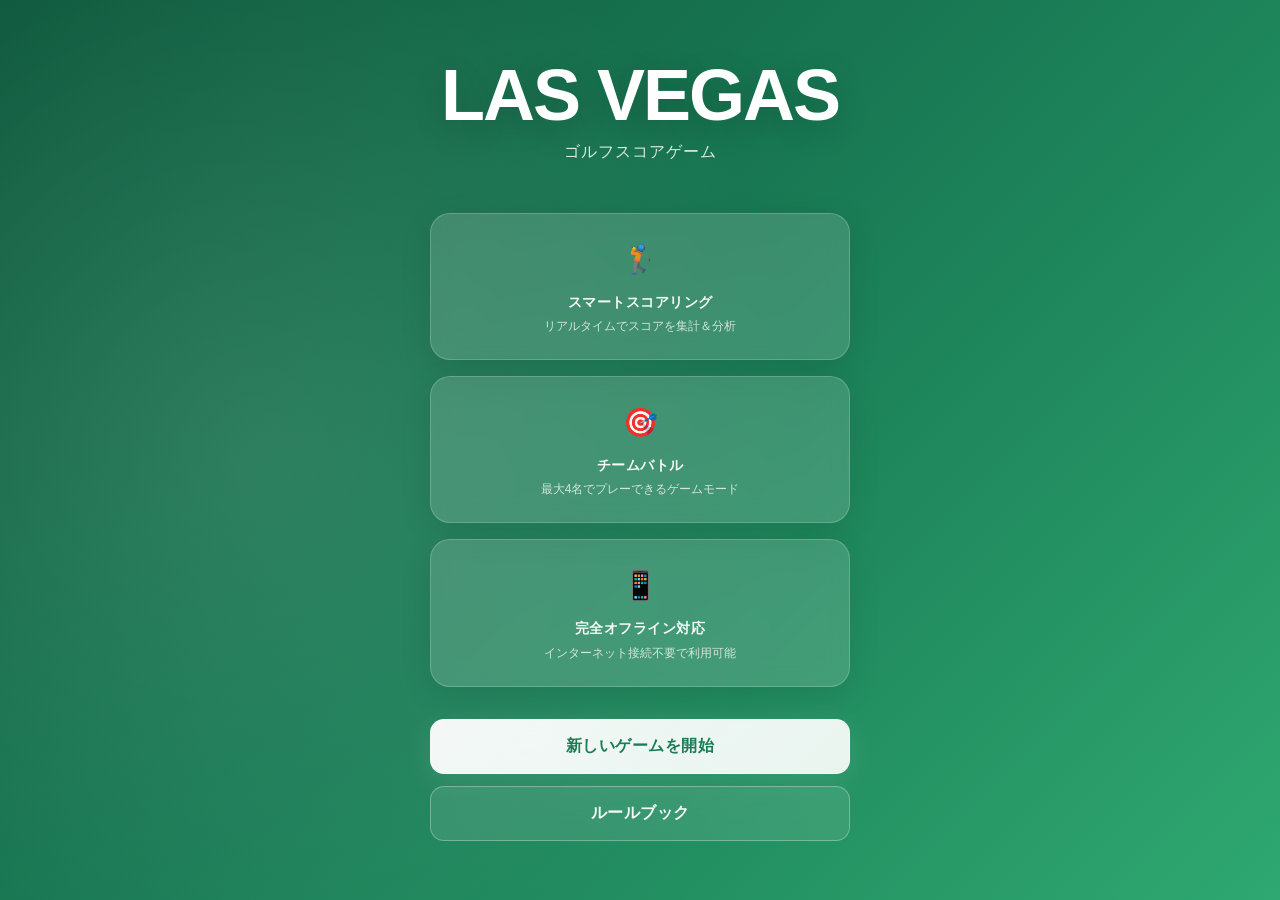
<file: designs/design-option-2-glassmorphism.html>
<!DOCTYPE html>
<html lang="ja">
<head>
  <meta charset="UTF-8">
  <meta name="viewport" content="width=device-width, initial-scale=1.0, maximum-scale=1.0, user-scalable=no, viewport-fit=cover">
  <meta name="apple-mobile-web-app-capable" content="yes">
  <meta name="apple-mobile-web-app-status-bar-style" content="black-translucent">
  <title>LAS VEGAS - デザイン案2: ガラスモーフィズム</title>
  <style>
    * {
      margin: 0;
      padding: 0;
      box-sizing: border-box;
    }

    body {
      font-family: -apple-system, BlinkMacSystemFont, 'Segoe UI', 'Helvetica Neue', sans-serif;
      background: linear-gradient(135deg, #0f5a3e 0%, #1a7d56 50%, #2fa871 100%);
      color: #1a1a1a;
      line-height: 1.6;
      min-height: 100dvh;
      -webkit-font-smoothing: antialiased;
      -moz-osx-font-smoothing: grayscale;
      position: relative;
      overflow: hidden;
    }

    /* Animated background elements */
    body::before {
      content: '';
      position: absolute;
      inset: 0;
      background: radial-gradient(circle at 20% 50%, rgba(255, 255, 255, 0.1) 0%, transparent 50%);
      animation: float 15s ease-in-out infinite;
    }

    @keyframes float {
      0%, 100% { transform: translateY(0px); }
      50% { transform: translateY(-20px); }
    }

    .start-screen {
      display: flex;
      align-items: center;
      justify-content: center;
      min-height: 100dvh;
      padding: 16px;
      position: relative;
      z-index: 1;
    }

    .start-container {
      width: 100%;
      max-width: 420px;
      text-align: center;
    }

    /* ========== Header Section ========== */
    .start-header {
      margin-bottom: 48px;
    }

    .app-title {
      font-size: clamp(52px, 16vw, 72px);
      font-weight: 900;
      color: #ffffff;
      letter-spacing: -2px;
      margin-bottom: 8px;
      line-height: 1;
      text-shadow: 0 8px 32px rgba(0, 0, 0, 0.2);
      animation: slideDownFade 0.8s ease-out;
    }

    @keyframes slideDownFade {
      from {
        opacity: 0;
        transform: translateY(-30px);
      }
      to {
        opacity: 1;
        transform: translateY(0);
      }
    }

    .app-subtitle {
      font-size: 16px;
      color: rgba(255, 255, 255, 0.85);
      font-weight: 500;
      letter-spacing: 1px;
      margin-bottom: 32px;
      animation: slideUpFade 0.8s ease-out 0.1s both;
    }

    @keyframes slideUpFade {
      from {
        opacity: 0;
        transform: translateY(20px);
      }
      to {
        opacity: 1;
        transform: translateY(0);
      }
    }

    /* ========== Glass Cards ========== */
    .glass-card {
      background: rgba(255, 255, 255, 0.15);
      backdrop-filter: blur(10px);
      -webkit-backdrop-filter: blur(10px);
      border: 1px solid rgba(255, 255, 255, 0.2);
      border-radius: 20px;
      padding: 24px;
      margin-bottom: 16px;
      animation: cardFadeIn 0.6s ease-out both;
      box-shadow: 0 8px 32px rgba(0, 0, 0, 0.1);
    }

    .glass-card:nth-child(2) { animation-delay: 0.2s; }
    .glass-card:nth-child(3) { animation-delay: 0.4s; }

    @keyframes cardFadeIn {
      from {
        opacity: 0;
        transform: translateY(20px) scale(0.95);
      }
      to {
        opacity: 1;
        transform: translateY(0) scale(1);
      }
    }

    .card-content {
      color: rgba(255, 255, 255, 0.95);
    }

    .card-icon {
      font-size: 28px;
      margin-bottom: 8px;
    }

    .card-title {
      font-size: 14px;
      font-weight: 700;
      letter-spacing: 0.5px;
      text-transform: uppercase;
      margin-bottom: 4px;
    }

    .card-description {
      font-size: 12px;
      opacity: 0.8;
      line-height: 1.5;
    }

    /* ========== Buttons ========== */
    .button-group {
      display: flex;
      flex-direction: column;
      gap: 12px;
      margin-top: 32px;
    }

    .btn {
      padding: 16px 32px;
      border: none;
      border-radius: 14px;
      font-size: 16px;
      font-weight: 700;
      cursor: pointer;
      transition: all 200ms ease-out;
      min-height: 48px;
      display: inline-flex;
      align-items: center;
      justify-content: center;
      letter-spacing: 0.5px;
      backdrop-filter: blur(20px);
      -webkit-backdrop-filter: blur(20px);
    }

    .btn-primary {
      background: linear-gradient(135deg, rgba(255, 255, 255, 0.95), rgba(255, 255, 255, 0.9));
      color: #1a7d56;
      border: 1px solid rgba(255, 255, 255, 0.3);
      box-shadow: 0 8px 32px rgba(255, 255, 255, 0.1);
    }

    .btn-primary:active {
      transform: translateY(2px) scale(0.98);
      box-shadow: 0 4px 16px rgba(255, 255, 255, 0.08);
    }

    .btn-secondary {
      background: rgba(255, 255, 255, 0.2);
      color: #ffffff;
      border: 1.5px solid rgba(255, 255, 255, 0.4);
    }

    .btn-secondary:active {
      background: rgba(255, 255, 255, 0.3);
      transform: translateY(2px);
    }

    .btn-outline {
      background: rgba(255, 255, 255, 0.1);
      color: rgba(255, 255, 255, 0.95);
      border: 1.5px solid rgba(255, 255, 255, 0.3);
    }

    .btn-outline:active {
      background: rgba(255, 255, 255, 0.15);
      transform: translateY(2px);
    }
  </style>
</head>
<body>
  <div class="start-screen">
    <div class="start-container">
      <div class="start-header">
        <h1 class="app-title">LAS VEGAS</h1>
        <p class="app-subtitle">ゴルフスコアゲーム</p>
      </div>

      <div class="glass-card">
        <div class="card-content">
          <div class="card-icon">🏌️</div>
          <div class="card-title">スマートスコアリング</div>
          <div class="card-description">リアルタイムでスコアを集計＆分析</div>
        </div>
      </div>

      <div class="glass-card">
        <div class="card-content">
          <div class="card-icon">🎯</div>
          <div class="card-title">チームバトル</div>
          <div class="card-description">最大4名でプレーできるゲームモード</div>
        </div>
      </div>

      <div class="glass-card">
        <div class="card-content">
          <div class="card-icon">📱</div>
          <div class="card-title">完全オフライン対応</div>
          <div class="card-description">インターネット接続不要で利用可能</div>
        </div>
      </div>

      <div class="button-group">
        <button class="btn btn-primary">新しいゲームを開始</button>
        <button class="btn btn-secondary" style="display: none;">前回のゲームを再開</button>
        <button class="btn btn-outline">ルールブック</button>
      </div>
    </div>
  </div>
</body>
</html>
</file>
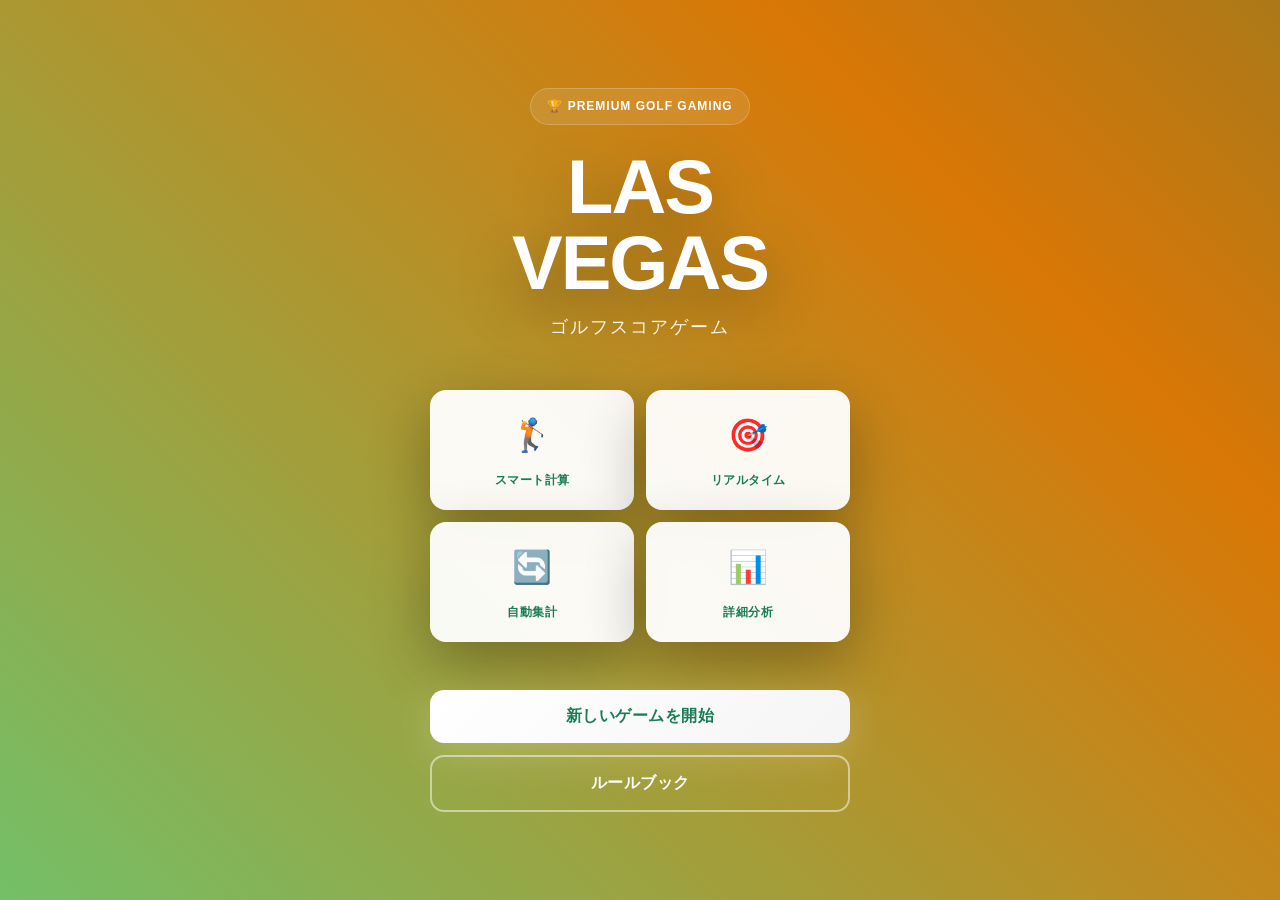
<file: designs/design-option-3-gradient-dynamic.html>
<!DOCTYPE html>
<html lang="ja">
<head>
  <meta charset="UTF-8">
  <meta name="viewport" content="width=device-width, initial-scale=1.0, maximum-scale=1.0, user-scalable=no, viewport-fit=cover">
  <meta name="apple-mobile-web-app-capable" content="yes">
  <meta name="apple-mobile-web-app-status-bar-style" content="black-translucent">
  <title>LAS VEGAS - デザイン案3: グラデーション×ダイナミック</title>
  <style>
    * {
      margin: 0;
      padding: 0;
      box-sizing: border-box;
    }

    body {
      font-family: -apple-system, BlinkMacSystemFont, 'Segoe UI', 'Helvetica Neue', sans-serif;
      background: #0f1419;
      color: #1a1a1a;
      line-height: 1.6;
      min-height: 100dvh;
      -webkit-font-smoothing: antialiased;
      -moz-osx-font-smoothing: grayscale;
      position: relative;
      overflow: hidden;
    }

    /* Animated gradient background */
    body::before {
      content: '';
      position: absolute;
      inset: 0;
      background: linear-gradient(45deg, #1a7d56 0%, #54d686 25%, #d97706 50%, #1a7d56 75%, #1a7d56 100%);
      background-size: 400% 400%;
      animation: gradientShift 8s ease infinite;
      z-index: 0;
    }

    @keyframes gradientShift {
      0% { background-position: 0% 50%; }
      50% { background-position: 100% 50%; }
      100% { background-position: 0% 50%; }
    }

    .start-screen {
      display: flex;
      align-items: center;
      justify-content: center;
      min-height: 100dvh;
      padding: 16px;
      position: relative;
      z-index: 1;
    }

    .start-container {
      width: 100%;
      max-width: 420px;
      text-align: center;
    }

    /* ========== Header Section ========== */
    .start-header {
      margin-bottom: 48px;
    }

    .logo-badge {
      display: inline-block;
      background: rgba(255, 255, 255, 0.1);
      backdrop-filter: blur(10px);
      border: 1px solid rgba(255, 255, 255, 0.2);
      padding: 8px 16px;
      border-radius: 24px;
      font-size: 12px;
      font-weight: 700;
      color: #ffffff;
      letter-spacing: 1px;
      text-transform: uppercase;
      margin-bottom: 24px;
      animation: popIn 0.6s cubic-bezier(0.34, 1.56, 0.64, 1);
    }

    @keyframes popIn {
      from {
        opacity: 0;
        transform: scale(0.8);
      }
      to {
        opacity: 1;
        transform: scale(1);
      }
    }

    .app-title {
      font-size: clamp(54px, 16vw, 76px);
      font-weight: 900;
      color: #ffffff;
      letter-spacing: -2px;
      margin-bottom: 12px;
      line-height: 1;
      text-shadow: 0 20px 60px rgba(0, 0, 0, 0.4);
      animation: slideDown 0.8s ease-out;
      perspective: 1000px;
    }

    @keyframes slideDown {
      from {
        opacity: 0;
        transform: translateY(-40px);
      }
      to {
        opacity: 1;
        transform: translateY(0);
      }
    }

    .app-subtitle {
      font-size: 18px;
      color: rgba(255, 255, 255, 0.9);
      font-weight: 400;
      letter-spacing: 2px;
      margin-bottom: 48px;
      animation: slideUp 0.8s ease-out 0.1s both;
    }

    @keyframes slideUp {
      from {
        opacity: 0;
        transform: translateY(20px);
      }
      to {
        opacity: 1;
        transform: translateY(0);
      }
    }

    /* ========== Floating Feature Cards ========== */
    .feature-cards {
      display: grid;
      grid-template-columns: 1fr 1fr;
      gap: 12px;
      margin-bottom: 48px;
    }

    .feature-card {
      background: rgba(255, 255, 255, 0.95);
      border-radius: 16px;
      padding: 20px;
      text-align: center;
      animation: float 0.6s ease-out both;
      box-shadow: 0 20px 60px rgba(0, 0, 0, 0.3);
      transition: all 300ms ease-out;
    }

    .feature-card:nth-child(1) { animation-delay: 0.2s; }
    .feature-card:nth-child(2) { animation-delay: 0.3s; }
    .feature-card:nth-child(3) { animation-delay: 0.4s; }
    .feature-card:nth-child(4) { animation-delay: 0.5s; }

    @keyframes float {
      from {
        opacity: 0;
        transform: translateY(30px) scale(0.9);
      }
      to {
        opacity: 1;
        transform: translateY(0) scale(1);
      }
    }

    .feature-card:hover {
      transform: translateY(-8px);
      box-shadow: 0 30px 80px rgba(0, 0, 0, 0.4);
    }

    .card-icon {
      font-size: 32px;
      margin-bottom: 10px;
    }

    .card-label {
      font-size: 12px;
      font-weight: 700;
      color: #1a7d56;
      letter-spacing: 0.5px;
      text-transform: uppercase;
    }

    /* ========== Buttons ========== */
    .button-group {
      display: flex;
      flex-direction: column;
      gap: 12px;
      animation: slideUp 0.8s ease-out 0.3s both;
    }

    .btn {
      padding: 16px 32px;
      border: none;
      border-radius: 14px;
      font-size: 16px;
      font-weight: 700;
      cursor: pointer;
      transition: all 200ms ease-out;
      min-height: 48px;
      display: inline-flex;
      align-items: center;
      justify-content: center;
      letter-spacing: 0.5px;
    }

    .btn-primary {
      background: linear-gradient(135deg, #ffffff, #f5f5f5);
      color: #1a7d56;
      box-shadow: 0 12px 40px rgba(255, 255, 255, 0.2);
      font-weight: 800;
    }

    .btn-primary:active {
      transform: translateY(2px) scale(0.98);
      box-shadow: 0 6px 20px rgba(255, 255, 255, 0.15);
    }

    .btn-secondary {
      background: rgba(255, 255, 255, 0.2);
      color: #ffffff;
      border: 2px solid rgba(255, 255, 255, 0.3);
      backdrop-filter: blur(10px);
    }

    .btn-secondary:active {
      background: rgba(255, 255, 255, 0.3);
      transform: translateY(2px);
    }

    .btn-outline {
      background: transparent;
      color: #ffffff;
      border: 2px solid rgba(255, 255, 255, 0.5);
    }

    .btn-outline:active {
      background: rgba(255, 255, 255, 0.1);
      border-color: rgba(255, 255, 255, 0.7);
      transform: translateY(2px);
    }

    /* ========== Particles ========== */
    .particle {
      position: absolute;
      pointer-events: none;
    }
  </style>
</head>
<body>
  <div class="start-screen">
    <div class="start-container">
      <div class="start-header">
        <div class="logo-badge">🏆 Premium Golf Gaming</div>
        <h1 class="app-title">LAS VEGAS</h1>
        <p class="app-subtitle">ゴルフスコアゲーム</p>
      </div>

      <div class="feature-cards">
        <div class="feature-card">
          <div class="card-icon">🏌️</div>
          <div class="card-label">スマート計算</div>
        </div>
        <div class="feature-card">
          <div class="card-icon">🎯</div>
          <div class="card-label">リアルタイム</div>
        </div>
        <div class="feature-card">
          <div class="card-icon">🔄</div>
          <div class="card-label">自動集計</div>
        </div>
        <div class="feature-card">
          <div class="card-icon">📊</div>
          <div class="card-label">詳細分析</div>
        </div>
      </div>

      <div class="button-group">
        <button class="btn btn-primary">新しいゲームを開始</button>
        <button class="btn btn-secondary" style="display: none;">前回のゲームを再開</button>
        <button class="btn btn-outline">ルールブック</button>
      </div>
    </div>
  </div>
</body>
</html>
</file>
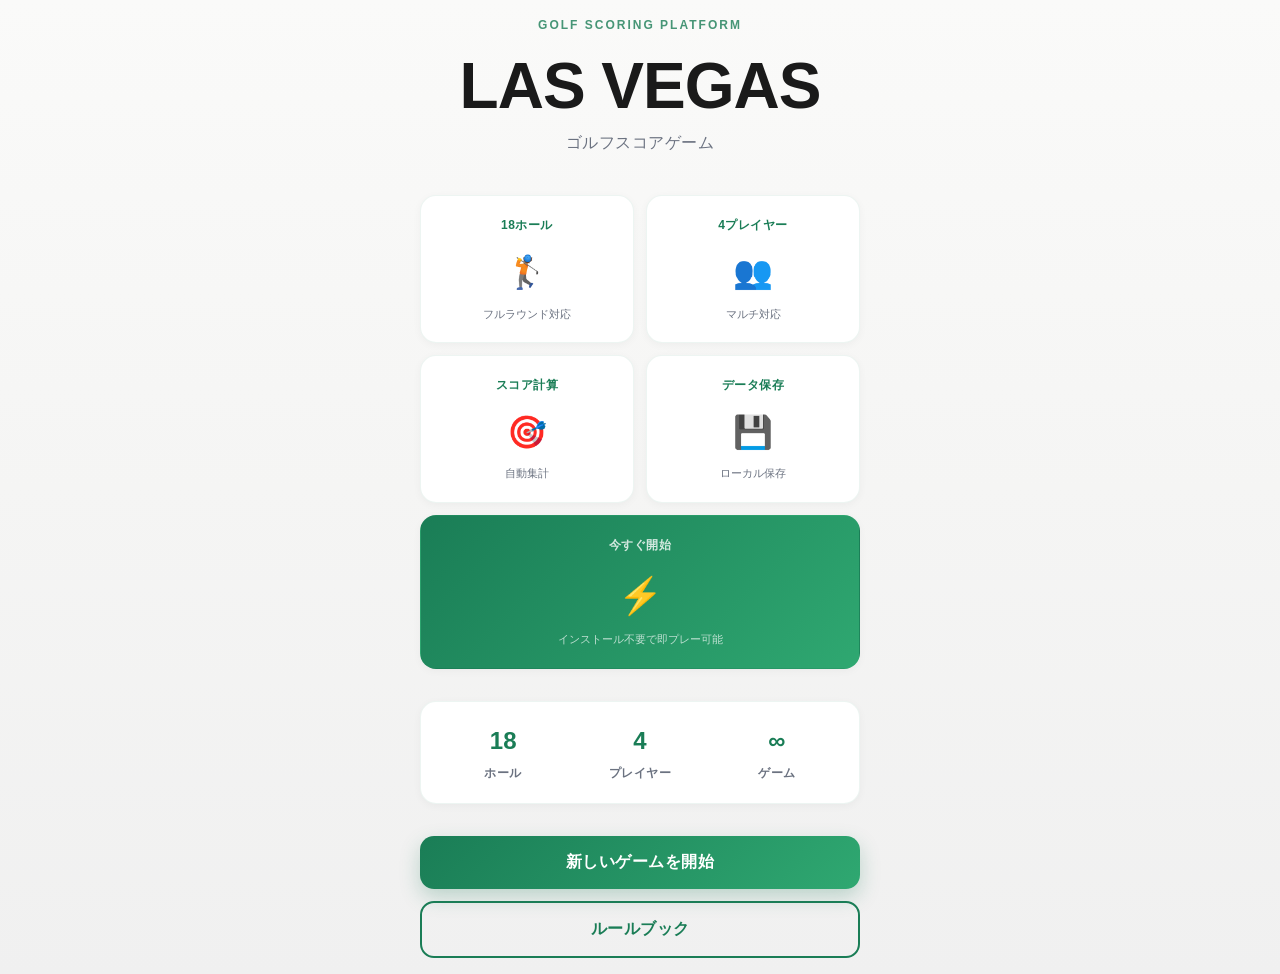
<file: designs/design-option-4-bentogrid.html>
<!DOCTYPE html>
<html lang="ja">
<head>
  <meta charset="UTF-8">
  <meta name="viewport" content="width=device-width, initial-scale=1.0, maximum-scale=1.0, user-scalable=no, viewport-fit=cover">
  <meta name="apple-mobile-web-app-capable" content="yes">
  <meta name="apple-mobile-web-app-status-bar-style" content="black-translucent">
  <title>LAS VEGAS - デザイン案4: ベントグリッド</title>
  <style>
    * {
      margin: 0;
      padding: 0;
      box-sizing: border-box;
    }

    body {
      font-family: -apple-system, BlinkMacSystemFont, 'Segoe UI', 'Helvetica Neue', sans-serif;
      background: linear-gradient(180deg, #fafaf9 0%, #f5f5f4 50%, #f0f0f0 100%);
      color: #1a1a1a;
      line-height: 1.6;
      min-height: 100dvh;
      -webkit-font-smoothing: antialiased;
      -moz-osx-font-smoothing: grayscale;
      padding: 16px;
    }

    .start-screen {
      display: flex;
      align-items: center;
      justify-content: center;
      min-height: 100dvh;
    }

    .start-container {
      width: 100%;
      max-width: 440px;
    }

    /* ========== Header Section ========== */
    .start-header {
      text-align: center;
      margin-bottom: 40px;
    }

    .start-logo {
      font-size: 12px;
      font-weight: 700;
      letter-spacing: 2px;
      color: #1a7d56;
      text-transform: uppercase;
      margin-bottom: 16px;
      opacity: 0.8;
    }

    .app-title {
      font-size: clamp(48px, 14vw, 64px);
      font-weight: 900;
      color: #1a1a1a;
      letter-spacing: -1px;
      margin-bottom: 8px;
      line-height: 1.1;
    }

    .app-subtitle {
      font-size: 16px;
      color: #6b7280;
      font-weight: 400;
      letter-spacing: 0.5px;
      margin-bottom: 32px;
    }

    /* ========== Bento Grid ========== */
    .bento-grid {
      display: grid;
      grid-template-columns: repeat(2, 1fr);
      gap: 12px;
      margin-bottom: 32px;
    }

    .bento-item {
      background: #ffffff;
      border-radius: 16px;
      padding: 20px;
      border: 1px solid rgba(26, 125, 86, 0.08);
      box-shadow: 0 2px 8px rgba(0, 0, 0, 0.04);
      transition: all 300ms ease-out;
      animation: bentoFadeIn 0.5s ease-out both;
      cursor: pointer;
      display: flex;
      flex-direction: column;
      align-items: center;
      justify-content: center;
      text-align: center;
      min-height: 120px;
    }

    .bento-item:nth-child(1) { animation-delay: 0.1s; }
    .bento-item:nth-child(2) { animation-delay: 0.15s; }
    .bento-item:nth-child(3) { animation-delay: 0.2s; }
    .bento-item:nth-child(4) { animation-delay: 0.25s; }
    .bento-item:nth-child(5) {
      grid-column: 1 / 3;
      animation-delay: 0.3s;
      min-height: 100px;
    }

    @keyframes bentoFadeIn {
      from {
        opacity: 0;
        transform: translateY(16px) scale(0.96);
      }
      to {
        opacity: 1;
        transform: translateY(0) scale(1);
      }
    }

    .bento-item:hover {
      border-color: rgba(26, 125, 86, 0.2);
      box-shadow: 0 8px 24px rgba(26, 125, 86, 0.12);
      transform: translateY(-4px);
    }

    .bento-item:active {
      transform: translateY(-2px);
    }

    .bento-label {
      font-size: 12px;
      font-weight: 700;
      color: #1a7d56;
      text-transform: uppercase;
      letter-spacing: 0.5px;
      margin-bottom: 8px;
    }

    .bento-icon {
      font-size: 32px;
      margin-top: 4px;
    }

    .bento-description {
      font-size: 11px;
      color: #6b7280;
      margin-top: 8px;
      line-height: 1.4;
    }

    /* Special styles for large center item */
    .bento-item:nth-child(5) {
      background: linear-gradient(135deg, #1a7d56, #2fa871);
      border-color: transparent;
      color: #ffffff;
    }

    .bento-item:nth-child(5) .bento-label {
      color: rgba(255, 255, 255, 0.8);
    }

    .bento-item:nth-child(5) .bento-icon {
      font-size: 36px;
    }

    .bento-item:nth-child(5) .bento-description {
      color: rgba(255, 255, 255, 0.7);
    }

    .bento-item:nth-child(5):hover {
      border-color: transparent;
      box-shadow: 0 12px 40px rgba(26, 125, 86, 0.25);
    }

    /* ========== Stats Section ========== */
    .stats {
      display: flex;
      justify-content: space-around;
      margin-bottom: 32px;
      padding: 20px;
      background: #ffffff;
      border-radius: 16px;
      border: 1px solid rgba(26, 125, 86, 0.08);
      box-shadow: 0 2px 8px rgba(0, 0, 0, 0.04);
      animation: statsSlideUp 0.6s ease-out;
    }

    @keyframes statsSlideUp {
      from {
        opacity: 0;
        transform: translateY(20px);
      }
      to {
        opacity: 1;
        transform: translateY(0);
      }
    }

    .stat {
      text-align: center;
    }

    .stat-number {
      font-size: 24px;
      font-weight: 800;
      color: #1a7d56;
      margin-bottom: 4px;
    }

    .stat-label {
      font-size: 12px;
      color: #6b7280;
      font-weight: 600;
      text-transform: uppercase;
      letter-spacing: 0.5px;
    }

    /* ========== Buttons ========== */
    .button-group {
      display: flex;
      flex-direction: column;
      gap: 12px;
    }

    .btn {
      padding: 16px 32px;
      border: none;
      border-radius: 14px;
      font-size: 16px;
      font-weight: 700;
      cursor: pointer;
      transition: all 200ms ease-out;
      min-height: 48px;
      display: inline-flex;
      align-items: center;
      justify-content: center;
      letter-spacing: 0.5px;
    }

    .btn-primary {
      background: linear-gradient(135deg, #1a7d56, #2fa871);
      color: #ffffff;
      box-shadow: 0 8px 20px rgba(26, 125, 86, 0.25);
    }

    .btn-primary:active {
      transform: translateY(2px);
      box-shadow: 0 4px 12px rgba(26, 125, 86, 0.2);
    }

    .btn-secondary {
      background: #ffffff;
      color: #1a7d56;
      border: 2px solid #1a7d56;
    }

    .btn-secondary:active {
      background: #f5f5f4;
      transform: translateY(2px);
    }

    .btn-outline {
      background: transparent;
      color: #1a7d56;
      border: 2px solid #1a7d56;
    }

    .btn-outline:active {
      background: rgba(26, 125, 86, 0.05);
      transform: translateY(2px);
    }
  </style>
</head>
<body>
  <div class="start-screen">
    <div class="start-container">
      <div class="start-header">
        <div class="start-logo">Golf Scoring Platform</div>
        <h1 class="app-title">LAS VEGAS</h1>
        <p class="app-subtitle">ゴルフスコアゲーム</p>
      </div>

      <div class="bento-grid">
        <div class="bento-item">
          <div class="bento-label">18ホール</div>
          <div class="bento-icon">🏌️</div>
          <div class="bento-description">フルラウンド対応</div>
        </div>
        <div class="bento-item">
          <div class="bento-label">4プレイヤー</div>
          <div class="bento-icon">👥</div>
          <div class="bento-description">マルチ対応</div>
        </div>
        <div class="bento-item">
          <div class="bento-label">スコア計算</div>
          <div class="bento-icon">🎯</div>
          <div class="bento-description">自動集計</div>
        </div>
        <div class="bento-item">
          <div class="bento-label">データ保存</div>
          <div class="bento-icon">💾</div>
          <div class="bento-description">ローカル保存</div>
        </div>
        <div class="bento-item">
          <div class="bento-label">今すぐ開始</div>
          <div class="bento-icon">⚡</div>
          <div class="bento-description">インストール不要で即プレー可能</div>
        </div>
      </div>

      <div class="stats">
        <div class="stat">
          <div class="stat-number">18</div>
          <div class="stat-label">ホール</div>
        </div>
        <div class="stat">
          <div class="stat-number">4</div>
          <div class="stat-label">プレイヤー</div>
        </div>
        <div class="stat">
          <div class="stat-number">∞</div>
          <div class="stat-label">ゲーム</div>
        </div>
      </div>

      <div class="button-group">
        <button class="btn btn-primary">新しいゲームを開始</button>
        <button class="btn btn-secondary" style="display: none;">前回のゲームを再開</button>
        <button class="btn btn-outline">ルールブック</button>
      </div>
    </div>
  </div>
</body>
</html>
</file>
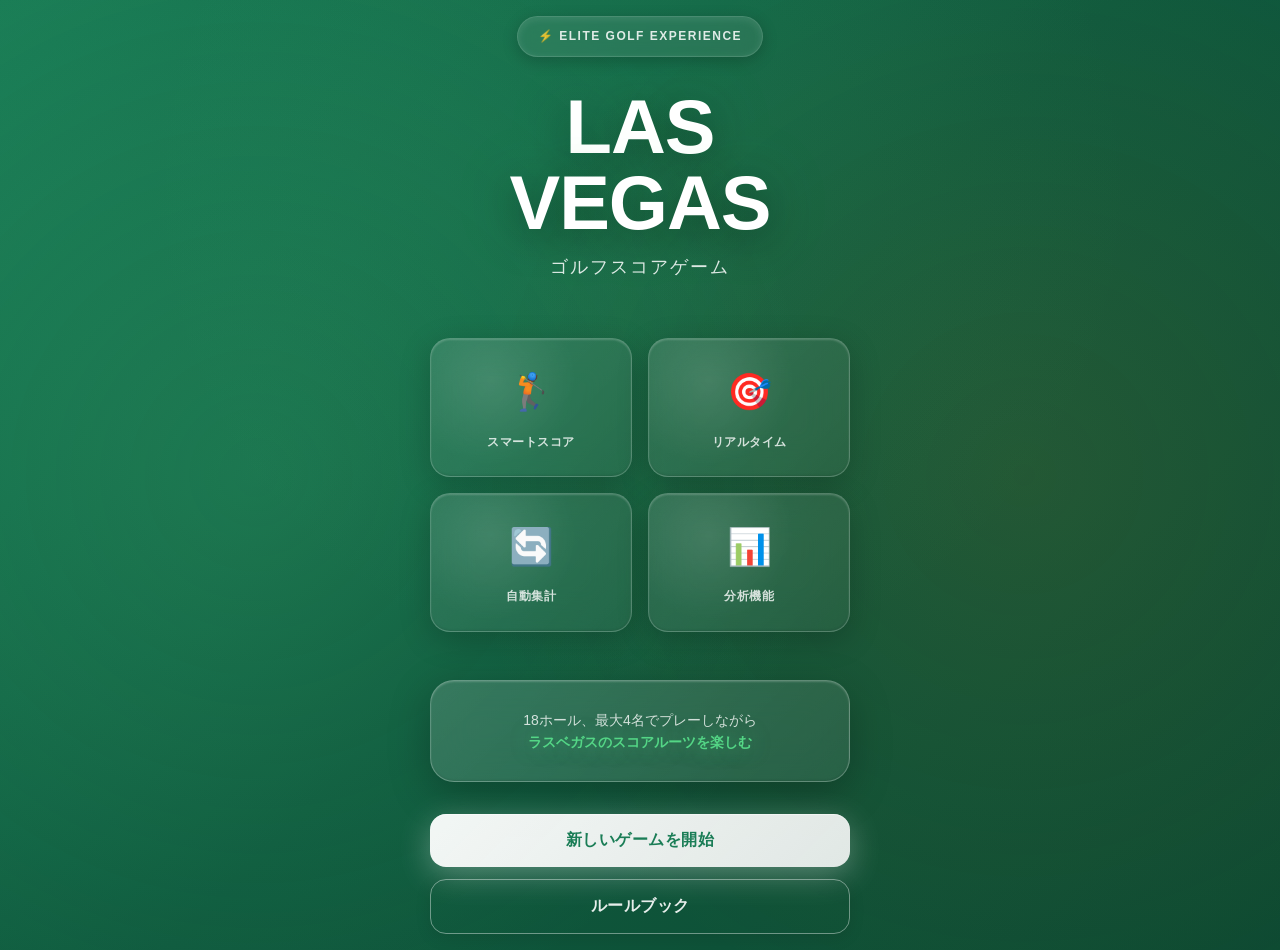
<file: designs/design-option-5-neomorphism-gradient.html>
<!DOCTYPE html>
<html lang="ja">
<head>
  <meta charset="UTF-8">
  <meta name="viewport" content="width=device-width, initial-scale=1.0, maximum-scale=1.0, user-scalable=no, viewport-fit=cover">
  <meta name="apple-mobile-web-app-capable" content="yes">
  <meta name="apple-mobile-web-app-status-bar-style" content="black-translucent">
  <title>LAS VEGAS - デザイン案5: グラデーション×ネオモーフィズム</title>
  <style>
    * {
      margin: 0;
      padding: 0;
      box-sizing: border-box;
    }

    body {
      font-family: -apple-system, BlinkMacSystemFont, 'Segoe UI', 'Helvetica Neue', sans-serif;
      background: linear-gradient(135deg, #1a7d56 0%, #0f5a3e 50%, #0d4a32 100%);
      color: #1a1a1a;
      line-height: 1.6;
      min-height: 100dvh;
      -webkit-font-smoothing: antialiased;
      -moz-osx-font-smoothing: grayscale;
      position: relative;
      overflow: hidden;
    }

    /* Animated mesh gradient background */
    body::before {
      content: '';
      position: absolute;
      inset: 0;
      background: 
        radial-gradient(circle at 20% 50%, rgba(84, 214, 134, 0.15) 0%, transparent 50%),
        radial-gradient(circle at 80% 50%, rgba(217, 119, 6, 0.1) 0%, transparent 50%),
        radial-gradient(circle at 50% 20%, rgba(84, 214, 134, 0.08) 0%, transparent 50%);
      animation: meshFloat 15s ease-in-out infinite;
      z-index: 0;
    }

    @keyframes meshFloat {
      0%, 100% { transform: translate(0, 0); }
      33% { transform: translate(20px, -15px); }
      66% { transform: translate(-10px, 20px); }
    }

    .start-screen {
      display: flex;
      align-items: center;
      justify-content: center;
      min-height: 100dvh;
      padding: 16px;
      position: relative;
      z-index: 1;
    }

    .start-container {
      width: 100%;
      max-width: 420px;
      text-align: center;
    }

    /* ========== Header Section ========== */
    .start-header {
      margin-bottom: 56px;
      animation: headerSlideDown 0.9s cubic-bezier(0.34, 1.56, 0.64, 1);
    }

    @keyframes headerSlideDown {
      from {
        opacity: 0;
        transform: translateY(-40px) scale(0.95);
      }
      to {
        opacity: 1;
        transform: translateY(0) scale(1);
      }
    }

    .logo-badge {
      display: inline-block;
      background: rgba(255, 255, 255, 0.08);
      backdrop-filter: blur(12px);
      border: 1.5px solid rgba(255, 255, 255, 0.15);
      padding: 10px 20px;
      border-radius: 32px;
      font-size: 12px;
      font-weight: 700;
      color: rgba(255, 255, 255, 0.85);
      letter-spacing: 1.5px;
      text-transform: uppercase;
      margin-bottom: 32px;
      box-shadow: 
        inset 0 2px 8px rgba(255, 255, 255, 0.1),
        0 4px 16px rgba(0, 0, 0, 0.2);
      animation: badgePulse 0.6s cubic-bezier(0.34, 1.56, 0.64, 1);
    }

    @keyframes badgePulse {
      from {
        opacity: 0;
        transform: scale(0.8);
      }
      to {
        opacity: 1;
        transform: scale(1);
      }
    }

    .app-title {
      font-size: clamp(54px, 16vw, 76px);
      font-weight: 900;
      color: #ffffff;
      letter-spacing: -1px;
      margin-bottom: 12px;
      line-height: 1;
      text-shadow: 
        0 10px 40px rgba(0, 0, 0, 0.4),
        0 0 80px rgba(84, 214, 134, 0.2);
      animation: titleSlideIn 0.9s cubic-bezier(0.34, 1.56, 0.64, 1) 0.1s both;
      perspective: 1000px;
    }

    @keyframes titleSlideIn {
      from {
        opacity: 0;
        transform: translateY(-30px) rotateX(10deg);
      }
      to {
        opacity: 1;
        transform: translateY(0) rotateX(0);
      }
    }

    .app-subtitle {
      font-size: 18px;
      color: rgba(255, 255, 255, 0.85);
      font-weight: 400;
      letter-spacing: 2px;
      margin-bottom: 48px;
      animation: subtitleFade 0.9s ease-out 0.2s both;
    }

    @keyframes subtitleFade {
      from {
        opacity: 0;
        transform: translateY(15px);
      }
      to {
        opacity: 1;
        transform: translateY(0);
      }
    }

    /* ========== Neomorphic Feature Cards ========== */
    .feature-grid {
      display: grid;
      grid-template-columns: 1fr 1fr;
      gap: 16px;
      margin-bottom: 48px;
    }

    .neo-card {
      background: linear-gradient(135deg, rgba(255, 255, 255, 0.1), rgba(255, 255, 255, 0.05));
      backdrop-filter: blur(20px);
      -webkit-backdrop-filter: blur(20px);
      border: 1px solid rgba(255, 255, 255, 0.2);
      border-radius: 20px;
      padding: 24px 16px;
      text-align: center;
      animation: cardPopIn 0.5s cubic-bezier(0.34, 1.56, 0.64, 1) both;
      cursor: pointer;
      transition: all 300ms cubic-bezier(0.34, 1.56, 0.64, 1);
      box-shadow: 
        inset 0 1px 2px rgba(255, 255, 255, 0.2),
        inset 0 -1px 2px rgba(0, 0, 0, 0.1),
        0 8px 32px rgba(0, 0, 0, 0.2);
      position: relative;
      overflow: hidden;
    }

    .neo-card::before {
      content: '';
      position: absolute;
      inset: 0;
      background: radial-gradient(circle at 30% 30%, rgba(255, 255, 255, 0.1) 0%, transparent 50%);
      pointer-events: none;
    }

    .neo-card:nth-child(1) { animation-delay: 0.3s; }
    .neo-card:nth-child(2) { animation-delay: 0.4s; }
    .neo-card:nth-child(3) { animation-delay: 0.5s; }
    .neo-card:nth-child(4) { animation-delay: 0.6s; }

    @keyframes cardPopIn {
      from {
        opacity: 0;
        transform: translateY(30px) scale(0.85);
      }
      to {
        opacity: 1;
        transform: translateY(0) scale(1);
      }
    }

    .neo-card:hover {
      transform: translateY(-8px);
      border-color: rgba(255, 255, 255, 0.4);
      box-shadow: 
        inset 0 1px 2px rgba(255, 255, 255, 0.3),
        inset 0 -1px 2px rgba(0, 0, 0, 0.2),
        0 16px 48px rgba(84, 214, 134, 0.25);
      background: linear-gradient(135deg, rgba(255, 255, 255, 0.15), rgba(255, 255, 255, 0.08));
    }

    .neo-card:active {
      transform: translateY(-4px);
    }

    .card-icon {
      font-size: 36px;
      margin-bottom: 12px;
      animation: iconBounce 0.6s cubic-bezier(0.34, 1.56, 0.64, 1) both;
    }

    .neo-card:nth-child(1) .card-icon { animation-delay: 0.4s; }
    .neo-card:nth-child(2) .card-icon { animation-delay: 0.5s; }
    .neo-card:nth-child(3) .card-icon { animation-delay: 0.6s; }
    .neo-card:nth-child(4) .card-icon { animation-delay: 0.7s; }

    @keyframes iconBounce {
      from {
        opacity: 0;
        transform: scale(0) rotateZ(-20deg);
      }
      to {
        opacity: 1;
        transform: scale(1) rotateZ(0);
      }
    }

    .card-label {
      font-size: 12px;
      font-weight: 700;
      color: rgba(255, 255, 255, 0.8);
      letter-spacing: 0.5px;
      text-transform: uppercase;
    }

    /* ========== Premium Title Card ========== */
    .premium-banner {
      background: linear-gradient(135deg, rgba(255, 255, 255, 0.15), rgba(255, 255, 255, 0.08));
      backdrop-filter: blur(20px);
      -webkit-backdrop-filter: blur(20px);
      border: 1px solid rgba(255, 255, 255, 0.25);
      border-radius: 24px;
      padding: 28px 24px;
      margin-bottom: 32px;
      text-align: center;
      animation: bannerSlideUp 0.7s ease-out 0.5s both;
      box-shadow: 
        inset 0 1px 2px rgba(255, 255, 255, 0.2),
        inset 0 -1px 2px rgba(0, 0, 0, 0.1),
        0 12px 40px rgba(0, 0, 0, 0.25);
    }

    @keyframes bannerSlideUp {
      from {
        opacity: 0;
        transform: translateY(30px);
      }
      to {
        opacity: 1;
        transform: translateY(0);
      }
    }

    .banner-text {
      font-size: 14px;
      color: rgba(255, 255, 255, 0.8);
      font-weight: 500;
      line-height: 1.6;
    }

    .banner-highlight {
      color: #54d686;
      font-weight: 700;
      text-shadow: 0 0 20px rgba(84, 214, 134, 0.5);
    }

    /* ========== Buttons ========== */
    .button-group {
      display: flex;
      flex-direction: column;
      gap: 12px;
      animation: buttonsSlideUp 0.7s ease-out 0.6s both;
    }

    @keyframes buttonsSlideUp {
      from {
        opacity: 0;
        transform: translateY(40px);
      }
      to {
        opacity: 1;
        transform: translateY(0);
      }
    }

    .btn {
      padding: 16px 32px;
      border: none;
      border-radius: 16px;
      font-size: 16px;
      font-weight: 700;
      cursor: pointer;
      transition: all 200ms cubic-bezier(0.34, 1.56, 0.64, 1);
      min-height: 48px;
      display: inline-flex;
      align-items: center;
      justify-content: center;
      letter-spacing: 0.5px;
      position: relative;
      overflow: hidden;
    }

    .btn::before {
      content: '';
      position: absolute;
      inset: 0;
      background: linear-gradient(45deg, transparent, rgba(255, 255, 255, 0.2), transparent);
      transform: translateX(-100%);
      transition: transform 600ms;
    }

    .btn:active::before {
      transform: translateX(100%);
    }

    .btn-primary {
      background: linear-gradient(135deg, rgba(255, 255, 255, 0.95), rgba(248, 248, 248, 0.9));
      color: #1a7d56;
      box-shadow: 
        0 8px 32px rgba(255, 255, 255, 0.3),
        inset 0 1px 1px rgba(255, 255, 255, 0.5);
      font-weight: 800;
    }

    .btn-primary:active {
      transform: translateY(2px) scale(0.98);
      box-shadow: 
        0 4px 16px rgba(255, 255, 255, 0.2),
        inset 0 1px 1px rgba(255, 255, 255, 0.5);
    }

    .btn-secondary {
      background: rgba(255, 255, 255, 0.15);
      color: #ffffff;
      border: 1.5px solid rgba(255, 255, 255, 0.3);
      backdrop-filter: blur(10px);
      box-shadow: 
        inset 0 1px 2px rgba(255, 255, 255, 0.1),
        0 4px 16px rgba(0, 0, 0, 0.2);
    }

    .btn-secondary:active {
      background: rgba(255, 255, 255, 0.2);
      transform: translateY(2px);
      box-shadow: 
        inset 0 1px 2px rgba(255, 255, 255, 0.15),
        0 2px 8px rgba(0, 0, 0, 0.15);
    }

    .btn-outline {
      background: transparent;
      color: rgba(255, 255, 255, 0.9);
      border: 1.5px solid rgba(255, 255, 255, 0.4);
      box-shadow: 0 4px 16px rgba(0, 0, 0, 0.1);
    }

    .btn-outline:active {
      background: rgba(255, 255, 255, 0.08);
      border-color: rgba(255, 255, 255, 0.6);
      transform: translateY(2px);
      box-shadow: 0 2px 8px rgba(0, 0, 0, 0.1);
    }
  </style>
</head>
<body>
  <div class="start-screen">
    <div class="start-container">
      <div class="start-header">
        <div class="logo-badge">⚡ Elite Golf Experience</div>
        <h1 class="app-title">LAS VEGAS</h1>
        <p class="app-subtitle">ゴルフスコアゲーム</p>
      </div>

      <div class="feature-grid">
        <div class="neo-card">
          <div class="card-icon">🏌️</div>
          <div class="card-label">スマートスコア</div>
        </div>
        <div class="neo-card">
          <div class="card-icon">🎯</div>
          <div class="card-label">リアルタイム</div>
        </div>
        <div class="neo-card">
          <div class="card-icon">🔄</div>
          <div class="card-label">自動集計</div>
        </div>
        <div class="neo-card">
          <div class="card-icon">📊</div>
          <div class="card-label">分析機能</div>
        </div>
      </div>

      <div class="premium-banner">
        <div class="banner-text">
          18ホール、最大4名でプレーしながら
          <br>
          <span class="banner-highlight">ラスベガスのスコアルーツを楽しむ</span>
        </div>
      </div>

      <div class="button-group">
        <button class="btn btn-primary">新しいゲームを開始</button>
        <button class="btn btn-secondary" style="display: none;">前回のゲームを再開</button>
        <button class="btn btn-outline">ルールブック</button>
      </div>
    </div>
  </div>
</body>
</html>
</file>
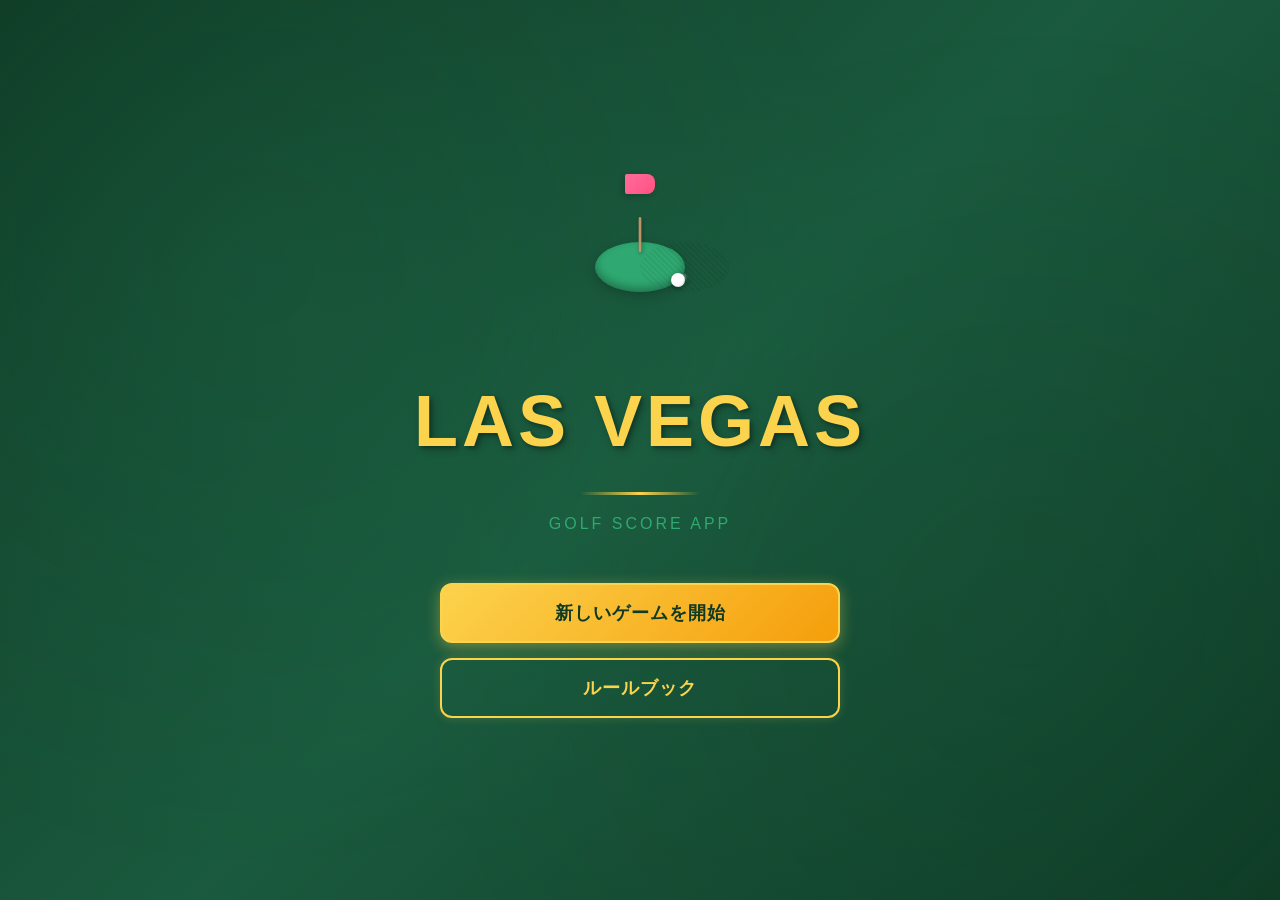
<file: designs/design-option-6-classic-golf.html>
<!DOCTYPE html>
<html lang="ja">
<head>
  <meta charset="UTF-8">
  <meta name="viewport" content="width=device-width, initial-scale=1.0">
  <title>LAS VEGAS - Design Option 6: Classic Golf</title>
  <style>
    * {
      margin: 0;
      padding: 0;
      box-sizing: border-box;
    }

    body {
      font-family: -apple-system, BlinkMacSystemFont, 'Segoe UI', 'Helvetica Neue', sans-serif;
      background: linear-gradient(135deg, #0f3a25 0%, #1a5a3e 50%, #0f3a25 100%);
      display: flex;
      justify-content: center;
      align-items: center;
      min-height: 100vh;
      overflow: hidden;
      position: relative;
    }

    /* 背景の動的グランデーション層 */
    body::before {
      content: '';
      position: fixed;
      top: 0;
      left: 0;
      width: 100%;
      height: 100%;
      background: 
        radial-gradient(circle at 20% 30%, rgba(47, 168, 113, 0.1) 0%, transparent 50%),
        radial-gradient(circle at 80% 70%, rgba(26, 90, 62, 0.15) 0%, transparent 50%);
      pointer-events: none;
      animation: subtleGlow 8s ease-in-out infinite;
      z-index: 0;
    }

    @keyframes subtleGlow {
      0%, 100% { opacity: 0.8; }
      50% { opacity: 1; }
    }

    .start-screen {
      position: relative;
      z-index: 1;
      width: 100%;
      max-width: 600px;
      padding: 40px 20px;
      text-align: center;
      display: flex;
      flex-direction: column;
      align-items: center;
      justify-content: center;
      animation: contentFadeIn 0.8s ease-out;
    }

    @keyframes contentFadeIn {
      from {
        opacity: 0;
        transform: translateY(20px);
      }
      to {
        opacity: 1;
        transform: translateY(0);
      }
    }

    /* ゴルフアイコン */
    .golf-icon {
      width: 120px;
      height: 120px;
      margin: 0 auto 40px;
      position: relative;
      animation: iconSlideDown 0.8s cubic-bezier(0.68, -0.55, 0.265, 1.55);
    }

    @keyframes iconSlideDown {
      from {
        opacity: 0;
        transform: translateY(-40px);
      }
      to {
        opacity: 1;
        transform: translateY(0);
      }
    }

    /* グリーン（楕円） */
    .golf-green {
      position: absolute;
      bottom: 10px;
      left: 50%;
      transform: translateX(-50%);
      width: 90px;
      height: 50px;
      background: #2fa871;
      border-radius: 50%;
      box-shadow: 
        inset 0 -4px 8px rgba(0, 0, 0, 0.3),
        0 4px 12px rgba(0, 0, 0, 0.2);
    }

    /* グリーンの質感 */
    .golf-green::after {
      content: '';
      position: absolute;
      width: 100%;
      height: 100%;
      background: 
        repeating-linear-gradient(
          45deg,
          transparent,
          transparent 2px,
          rgba(0, 0, 0, 0.05) 2px,
          rgba(0, 0, 0, 0.05) 4px
        );
      border-radius: 50%;
    }

    /* フラッグポール */
    .flag-pole {
      position: absolute;
      left: 50%;
      bottom: 50px;
      width: 3px;
      height: 35px;
      background: linear-gradient(to right, #8B7355, #D4A574, #8B7355);
      transform: translateX(-50%);
      border-radius: 2px;
      box-shadow: 1px 2px 4px rgba(0, 0, 0, 0.3);
    }

    /* フラッグ */
    .flag {
      position: absolute;
      top: -8px;
      left: 50%;
      transform: translateX(-50%);
      width: 30px;
      height: 20px;
      background: linear-gradient(135deg, #FF6B9D 0%, #FF5282 100%);
      border-radius: 2px 8px 8px 2px;
      box-shadow: -2px 2px 6px rgba(0, 0, 0, 0.2);
      animation: flagWave 2s ease-in-out infinite;
      transform-origin: left center;
    }

    @keyframes flagWave {
      0%, 100% { transform: translateX(-50%) rotateZ(0deg); }
      50% { transform: translateX(-48%) rotateZ(8deg); }
    }

    /* ボール */
    .golf-ball {
      position: absolute;
      right: 15px;
      bottom: 15px;
      width: 14px;
      height: 14px;
      background: white;
      border-radius: 50%;
      box-shadow: 
        0 2px 4px rgba(0, 0, 0, 0.3),
        inset -1px -1px 2px rgba(0, 0, 0, 0.1);
      animation: ballBounce 1.5s ease-in-out infinite;
    }

    @keyframes ballBounce {
      0%, 100% { transform: translateY(0); }
      50% { transform: translateY(-8px); }
    }

    /* ボールのディンプル */
    .golf-ball::before {
      content: '';
      position: absolute;
      width: 100%;
      height: 100%;
      background: 
        radial-gradient(circle at 30% 30%, rgba(255, 255, 255, 0.5) 0%, transparent 40%),
        radial-gradient(circle at 70% 70%, rgba(0, 0, 0, 0.1) 0%, transparent 40%);
      border-radius: 50%;
    }

    /* タイトル */
    .title {
      font-size: 72px;
      font-weight: 900;
      letter-spacing: 4px;
      color: #FCD34D;
      text-shadow: 
        2px 2px 4px rgba(0, 0, 0, 0.3),
        4px 4px 8px rgba(0, 0, 0, 0.2);
      margin: 40px 0 15px;
      line-height: 1.1;
      animation: titleSlideUp 0.8s cubic-bezier(0.34, 1.56, 0.64, 1) 0.1s both;
    }

    @keyframes titleSlideUp {
      from {
        opacity: 0;
        transform: translateY(30px);
      }
      to {
        opacity: 1;
        transform: translateY(0);
      }
    }

    /* タイトルの下線 */
    .title-line {
      width: 120px;
      height: 3px;
      background: linear-gradient(to right, transparent, #FCD34D, transparent);
      margin: 15px auto 20px;
      animation: lineExpand 0.8s ease-out 0.3s both;
    }

    @keyframes lineExpand {
      from {
        width: 0;
        opacity: 0;
      }
      to {
        width: 120px;
        opacity: 1;
      }
    }

    /* サブタイトル */
    .subtitle {
      font-size: 16px;
      letter-spacing: 3px;
      color: #2fa871;
      margin-bottom: 50px;
      font-weight: 500;
      animation: subtitleFadeIn 0.8s ease-out 0.4s both;
    }

    @keyframes subtitleFadeIn {
      from {
        opacity: 0;
      }
      to {
        opacity: 1;
      }
    }

    /* ボタンコンテナ */
    .button-container {
      display: flex;
      flex-direction: column;
      gap: 15px;
      width: 100%;
      max-width: 400px;
      animation: buttonsSlideUp 0.8s cubic-bezier(0.34, 1.56, 0.64, 1) 0.5s both;
    }

    @keyframes buttonsSlideUp {
      from {
        opacity: 0;
        transform: translateY(30px);
      }
      to {
        opacity: 1;
        transform: translateY(0);
      }
    }

    .btn {
      padding: 16px 32px;
      border: 2px solid #FCD34D;
      border-radius: 12px;
      font-size: 18px;
      font-weight: 600;
      cursor: pointer;
      transition: all 0.3s cubic-bezier(0.34, 1.56, 0.64, 1);
      letter-spacing: 1px;
      position: relative;
      overflow: hidden;
    }

    /* メインボタン */
    .btn-primary {
      background: linear-gradient(135deg, #FCD34D 0%, #F59E0B 100%);
      color: #0f3a25;
      box-shadow: 0 4px 15px rgba(252, 211, 77, 0.4);
    }

    .btn-primary:hover {
      transform: translateY(-3px);
      box-shadow: 0 8px 25px rgba(252, 211, 77, 0.6);
    }

    .btn-primary:active {
      transform: translateY(-1px);
    }

    /* セカンダリボタン */
    .btn-secondary {
      background: transparent;
      color: #FCD34D;
      border-color: #FCD34D;
      box-shadow: 0 0 10px rgba(252, 211, 77, 0.2);
    }

    .btn-secondary:hover {
      background: rgba(252, 211, 77, 0.1);
      transform: translateY(-3px);
      box-shadow: 0 6px 20px rgba(252, 211, 77, 0.4);
    }

    .btn-secondary:active {
      transform: translateY(-1px);
      background: rgba(252, 211, 77, 0.15);
    }

    /* レスポンシブ */
    @media (max-width: 480px) {
      .title {
        font-size: 48px;
        letter-spacing: 2px;
      }

      .golf-icon {
        width: 90px;
        height: 90px;
        margin-bottom: 30px;
      }

      .btn {
        padding: 14px 24px;
        font-size: 16px;
        border-radius: 10px;
      }

      .subtitle {
        font-size: 14px;
        letter-spacing: 2px;
      }

      .start-screen {
        padding: 30px 15px;
      }
    }

    @media (max-width: 360px) {
      .title {
        font-size: 40px;
        letter-spacing: 1px;
      }

      .golf-icon {
        width: 70px;
        height: 70px;
        margin-bottom: 20px;
      }

      .subtitle {
        margin-bottom: 30px;
        font-size: 12px;
      }

      .button-container {
        gap: 10px;
      }
    }
  </style>
</head>
<body>
  <div class="start-screen">
    <!-- ゴルフアイコン -->
    <div class="golf-icon">
      <div class="golf-green"></div>
      <div class="flag-pole"></div>
      <div class="flag"></div>
      <div class="golf-ball"></div>
    </div>

    <!-- タイトル -->
    <h1 class="title">LAS VEGAS</h1>
    
    <!-- タイトルの下線 -->
    <div class="title-line"></div>

    <!-- サブタイトル -->
    <p class="subtitle">GOLF SCORE APP</p>

    <!-- ボタン -->
    <div class="button-container">
      <button class="btn btn-primary" id="new-game-btn">新しいゲームを開始</button>
      <button class="btn btn-secondary" id="rulebook-btn">ルールブック</button>
    </div>
  </div>

  <script>
    // ボタンイベント（実装時に接続）
    document.getElementById('new-game-btn').addEventListener('click', function() {
      console.log('New game started');
      // メインアプリに統合時：window.location.href = '#setup-screen';
    });

    document.getElementById('rulebook-btn').addEventListener('click', function() {
      console.log('Rulebook opened');
      // メインアプリに統合時：document.getElementById('rulebook-modal').style.display = 'flex';
    });
  </script>
</body>
</html>
</file>
<file: css/style.css>
/* ラスベガス ゴルフスコアアプリ - モダンデザインシステム */
:root {
  /* Primary - Deep Teal */
  --primary-dark: #0f5a3e;
  --primary: #1a7d56;
  --primary-light: #2fa871;
  --primary-lighter: #54d686;
  
  /* Neutral - Sophisticated Grays */
  --neutral-50: #fafaf9;
  --neutral-100: #f5f5f4;
  --neutral-200: #e7e5e4;
  --neutral-300: #d6d3d1;
  --neutral-400: #a8a29e;
  --neutral-500: #78716b;
  --neutral-600: #57534e;
  --neutral-700: #44403c;
  --neutral-800: #292524;
  
  /* Accent Colors */
  --accent-gold: #d97706;
  --accent-gold-light: #fbbf24;
  --accent-success: #059669;
  --accent-error: #dc2626;
  --accent-warning: #f59e0b;
  --accent-info: #0284c7;
  
  /* Semantic Colors */
  --success-bg: #ecfdf5;
  --success-text: #065f46;
  --error-bg: #fef2f2;
  --error-text: #7f1d1d;
  --warning-bg: #fffbeb;
  --warning-text: #78350f;
  --info-bg: #f0f9ff;
  --info-text: #0c2344;
  
  /* Background & Text */
  --bg: #f8f7f6;
  --white: #ffffff;
  --text: #1a1a1a;
  --text-secondary: #6b7280;
  
  /* Spacing - 8px base system */
  --space-xs: 4px;
  --space-sm: 8px;
  --space-md: 12px;
  --space-lg: 16px;
  --space-xl: 24px;
  --space-2xl: 32px;
  
  /* Border Radius */
  --radius-sm: 4px;
  --radius-md: 8px;
  --radius-lg: 12px;
  --radius-xl: 16px;
  --radius-full: 9999px;
  
  /* Shadows - Tiered depth */
  --shadow-xs: 0 1px 2px rgba(0, 0, 0, 0.05);
  --shadow-sm: 0 1px 3px rgba(0, 0, 0, 0.1);
  --shadow-md: 0 4px 6px rgba(0, 0, 0, 0.1);
  --shadow-lg: 0 10px 15px rgba(0, 0, 0, 0.1);
  --shadow-xl: 0 20px 25px rgba(0, 0, 0, 0.1);
  
  /* Transitions */
  --transition-fast: 150ms ease-out;
  --transition-base: 200ms ease-out;
  --transition-slow: 300ms ease-out;
}

* {
  margin: 0;
  padding: 0;
  box-sizing: border-box;
}

body {
  font-family: -apple-system, BlinkMacSystemFont, 'Segoe UI', 'Helvetica Neue', sans-serif;
  background: var(--bg);
  color: var(--text);
  line-height: 1.6;
  letter-spacing: -0.01em;
  min-height: 100dvh;
  -webkit-font-smoothing: antialiased;
  -moz-osx-font-smoothing: grayscale;
  -webkit-tap-highlight-color: transparent;
  -webkit-text-size-adjust: 100%;
  overscroll-behavior: none;
}

.container {
  max-width: 480px;
  margin: 0 auto;
  padding: var(--space-lg);
  padding-left: max(var(--space-lg), env(safe-area-inset-left));
  padding-right: max(var(--space-lg), env(safe-area-inset-right));
  padding-bottom: max(var(--space-lg), env(safe-area-inset-bottom));
}

/* Screen management */
.screen { display: none; }
.screen.active { display: block; }
.setup-step { display: none; }
.setup-step.active { display: block; }

/* ========== Start Screen (Classic Golf Design) ========== */
#start-screen.screen {
  position: relative;
  background: linear-gradient(135deg, #0f3a25 0%, #1a5a3e 50%, #0f3a25 100%);
  justify-content: center;
  align-items: center;
  min-height: 100dvh;
  overflow: hidden;
  z-index: 10;
}

#start-screen.screen.active {
  display: flex !important;
}

/* 背景のグロー効果 */
.start-bg-overlay {
  position: absolute;
  top: 0;
  left: 0;
  width: 100%;
  height: 100%;
  background: 
    radial-gradient(circle at 20% 30%, rgba(47, 168, 113, 0.1) 0%, transparent 50%),
    radial-gradient(circle at 80% 70%, rgba(26, 90, 62, 0.15) 0%, transparent 50%);
  pointer-events: none;
  animation: subtleGlow 8s ease-in-out infinite;
  z-index: 0;
}

@keyframes subtleGlow {
  0%, 100% { opacity: 0.8; }
  50% { opacity: 1; }
}

/* コンテンツ配置 */
.start-content {
  position: relative;
  z-index: 100;
  width: 100%;
  max-width: 600px;
  padding: 40px 20px;
  text-align: center;
  display: flex;
  flex-direction: column;
  align-items: center;
  justify-content: center;
  animation: contentFadeIn 0.8s ease-out;
}

@keyframes contentFadeIn {
  from { opacity: 0; transform: translateY(20px); }
  to { opacity: 1; transform: translateY(0); }
}

/* ゴルフアイコンコンテナ */
.golf-icon {
  width: 120px;
  height: 120px;
  margin: 0 auto 40px;
  position: relative;
  animation: iconSlideDown 0.8s cubic-bezier(0.68, -0.55, 0.265, 1.55);
}

@keyframes iconSlideDown {
  from { opacity: 0; transform: translateY(-40px); }
  to { opacity: 1; transform: translateY(0); }
}

/* グリーン（楕円） */
.golf-green {
  position: absolute;
  bottom: 10px;
  left: 50%;
  transform: translateX(-50%);
  width: 90px;
  height: 50px;
  background: #2fa871;
  border-radius: 50%;
  box-shadow: 
    inset 0 -4px 8px rgba(0, 0, 0, 0.3),
    0 4px 12px rgba(0, 0, 0, 0.2);
}

/* グリーンの質感 */
.golf-green::after {
  content: '';
  position: absolute;
  width: 100%;
  height: 100%;
  background: 
    repeating-linear-gradient(
      45deg,
      transparent,
      transparent 2px,
      rgba(0, 0, 0, 0.05) 2px,
      rgba(0, 0, 0, 0.05) 4px
    );
  border-radius: 50%;
}

/* フラッグポール */
.flag-pole {
  position: absolute;
  left: 50%;
  bottom: 50px;
  width: 3px;
  height: 35px;
  background: linear-gradient(to right, #8B7355, #D4A574, #8B7355);
  transform: translateX(-50%);
  border-radius: 2px;
  box-shadow: 1px 2px 4px rgba(0, 0, 0, 0.3);
}

/* フラッグ */
.flag {
  position: absolute;
  top: -8px;
  left: 50%;
  transform: translateX(-50%);
  width: 30px;
  height: 20px;
  background: linear-gradient(135deg, #FF6B9D 0%, #FF5282 100%);
  border-radius: 2px 8px 8px 2px;
  box-shadow: -2px 2px 6px rgba(0, 0, 0, 0.2);
  animation: flagWave 2s ease-in-out infinite;
  transform-origin: left center;
}

@keyframes flagWave {
  0%, 100% { transform: translateX(-50%) rotateZ(0deg); }
  50% { transform: translateX(-48%) rotateZ(8deg); }
}

/* ボール */
.golf-ball {
  position: absolute;
  right: 15px;
  bottom: 15px;
  width: 14px;
  height: 14px;
  background: white;
  border-radius: 50%;
  box-shadow: 
    0 2px 4px rgba(0, 0, 0, 0.3),
    inset -1px -1px 2px rgba(0, 0, 0, 0.1);
  animation: ballBounce 1.5s ease-in-out infinite;
}

@keyframes ballBounce {
  0%, 100% { transform: translateY(0); }
  50% { transform: translateY(-8px); }
}

/* ボールのディンプル */
.golf-ball::before {
  content: '';
  position: absolute;
  width: 100%;
  height: 100%;
  background: 
    radial-gradient(circle at 30% 30%, rgba(255, 255, 255, 0.5) 0%, transparent 40%),
    radial-gradient(circle at 70% 70%, rgba(0, 0, 0, 0.1) 0%, transparent 40%);
  border-radius: 50%;
}

/* タイトル */
.start-title {
  font-size: 72px;
  font-weight: 900;
  letter-spacing: 4px;
  color: #FCD34D;
  text-shadow: 
    2px 2px 4px rgba(0, 0, 0, 0.3),
    4px 4px 8px rgba(0, 0, 0, 0.2);
  margin: 40px 0 15px;
  line-height: 1.1;
  animation: titleSlideUp 0.8s cubic-bezier(0.34, 1.56, 0.64, 1) 0.1s both;
}

@keyframes titleSlideUp {
  from { opacity: 0; transform: translateY(30px); }
  to { opacity: 1; transform: translateY(0); }
}

/* タイトルの下線 */
.start-title-line {
  width: 120px;
  height: 3px;
  background: linear-gradient(to right, transparent, #FCD34D, transparent);
  margin: 15px auto 20px;
  animation: lineExpand 0.8s ease-out 0.3s both;
}

@keyframes lineExpand {
  from { width: 0; opacity: 0; }
  to { width: 120px; opacity: 1; }
}

/* サブタイトル */
.start-subtitle {
  font-size: 16px;
  letter-spacing: 3px;
  color: #2fa871;
  margin-bottom: 50px;
  font-weight: 500;
  animation: subtitleFadeIn 0.8s ease-out 0.4s both;
}

@keyframes subtitleFadeIn {
  from { opacity: 0; }
  to { opacity: 1; }
}

/* ボタンコンテナ */
.start-button-container {
  display: flex;
  flex-direction: column;
  gap: 15px;
  width: 100%;
  max-width: 400px;
  animation: buttonsSlideUp 0.8s cubic-bezier(0.34, 1.56, 0.64, 1) 0.5s forwards;
  pointer-events: auto;
  position: relative;
  z-index: 100;
}

@keyframes buttonsSlideUp {
  from { opacity: 0; transform: translateY(30px); }
  to { opacity: 1; transform: translateY(0); }
}

/* スタート画面ボタン - プライマリ */
.btn-start-primary {
  padding: 16px 32px !important;
  border: 2px solid #FCD34D !important;
  border-radius: 12px !important;
  font-size: 18px !important;
  font-weight: 600 !important;
  background: linear-gradient(135deg, #FCD34D 0%, #F59E0B 100%) !important;
  color: #0f3a25 !important;
  box-shadow: 0 4px 15px rgba(252, 211, 77, 0.4) !important;
  transition: all 0.3s cubic-bezier(0.34, 1.56, 0.64, 1) !important;
  letter-spacing: 1px !important;
  position: relative !important;
  overflow: hidden !important;
  cursor: pointer !important;
  pointer-events: auto !important;
  opacity: 1 !important;
  display: block !important;
  z-index: 100 !important;
}

.btn-start-primary:hover {
  transform: translateY(-3px) !important;
  box-shadow: 0 8px 25px rgba(252, 211, 77, 0.6) !important;
}

.btn-start-primary:active {
  transform: translateY(-1px) !important;
}

/* スタート画面ボタン - セカンダリ */
.btn-start-secondary {
  padding: 16px 32px !important;
  border: 2px solid #FCD34D !important;
  border-radius: 12px !important;
  font-size: 18px !important;
  font-weight: 600 !important;
  background: transparent !important;
  color: #FCD34D !important;
  box-shadow: 0 0 10px rgba(252, 211, 77, 0.2) !important;
  transition: all 0.3s cubic-bezier(0.34, 1.56, 0.64, 1) !important;
  letter-spacing: 1px !important;
  cursor: pointer !important;
  pointer-events: auto !important;
  opacity: 1 !important;
  display: block !important;
  z-index: 100 !important;
}

.btn-start-secondary:hover {
  background: rgba(252, 211, 77, 0.1) !important;
  transform: translateY(-3px) !important;
  box-shadow: 0 6px 20px rgba(252, 211, 77, 0.4) !important;
}

.btn-start-secondary:active {
  transform: translateY(-1px) !important;
  background: rgba(252, 211, 77, 0.15) !important;
}

/* レスポンシブ */
@media (max-width: 480px) {
  .start-title {
    font-size: 48px;
    letter-spacing: 2px;
  }

  .golf-icon {
    width: 90px;
    height: 90px;
    margin-bottom: 30px;
  }

  .btn-start-primary,
  .btn-start-secondary {
    padding: 14px 24px !important;
    font-size: 16px !important;
    border-radius: 10px !important;
  }

  .start-subtitle {
    font-size: 14px;
    letter-spacing: 2px;
  }

  .start-content {
    padding: 30px 15px;
  }
}

@media (max-width: 360px) {
  .start-title {
    font-size: 40px;
    letter-spacing: 1px;
  }

  .golf-icon {
    width: 70px;
    height: 70px;
    margin-bottom: 20px;
  }

  .start-subtitle {
    margin-bottom: 30px;
    font-size: 12px;
  }

  .start-button-container {
    gap: 10px;
  }
}


/* ========== Touch optimization ========== */
button, a, input, select, .pref-chip, .course-item,
.cht-hc-cell, .hc-review-cell, .hc-count-btn,
.score-btn, .bo-order-btn, .start-type-btn,
.hc-toggle-btn, .sb-tab {
  touch-action: manipulation;
}

/* ========== Buttons ========== */
.btn {
  display: inline-block;
  padding: 12px 24px;
  border: 2px solid transparent;
  border-radius: var(--radius-lg);
  font-size: 16px;
  font-weight: 600;
  cursor: pointer;
  transition: all var(--transition-base);
  text-align: center;
  text-decoration: none;
  outline: none;
  user-select: none;
  -webkit-user-select: none;
  min-height: 44px;
  display: inline-flex;
  align-items: center;
  justify-content: center;
  position: relative;
}

/* Remove active scale for better feedback */
.btn:active {
  transform: translateY(2px);
  box-shadow: 0 2px 4px rgba(0, 0, 0, 0.1);
}

.btn-primary {
  background: linear-gradient(135deg, var(--primary), var(--primary-light));
  color: var(--white);
  box-shadow: var(--shadow-md);
}
.btn-primary:active {
  background: linear-gradient(135deg, var(--primary-dark), var(--primary));
}

.btn-secondary {
  background: var(--neutral-100);
  color: var(--text);
  border-color: var(--neutral-300);
}
.btn-secondary:active {
  background: var(--neutral-200);
}

.btn-outline {
  background: transparent;
  color: var(--primary);
  border-color: var(--primary);
}
.btn-outline:active {
  background: var(--primary-lighter);
  opacity: 0.8;
}

.btn-large {
  display: block;
  width: 100%;
  padding: 16px;
  font-size: 18px;
  margin: var(--space-md) 0;
  font-weight: 700;
}

/* ========== Forms ========== */
.input-text {
  width: 100%;
  padding: 12px 14px;
  border: 2px solid var(--neutral-200);
  border-radius: var(--radius-lg);
  font-size: 16px;
  font-family: inherit;
  font-weight: 500;
  margin-bottom: var(--space-md);
  outline: none;
  transition: all var(--transition-base);
  background: var(--white);
  color: var(--text);
}
.input-text:focus {
  border-color: var(--primary);
  box-shadow: 0 0 0 3px rgba(26, 125, 86, 0.1);
}
.input-text::placeholder {
  color: var(--neutral-400);
}

.section {
  background: var(--white);
  border-radius: var(--radius-lg);
  padding: var(--space-lg);
  margin-bottom: var(--space-lg);
  box-shadow: var(--shadow-sm);
  border: 1px solid var(--neutral-200);
}
.section h3 {
  font-size: 14px;
  font-weight: 700;
  color: var(--primary-dark);
  margin-bottom: var(--space-md);
  text-transform: uppercase;
  letter-spacing: 0.5px;
}

/* ========== Start Type Selector ========== */
.start-type-btns {
  display: flex;
  gap: var(--space-md);
}
.start-type-btn {
  flex: 1;
  padding: var(--space-lg);
  border: 2px solid var(--neutral-300);
  border-radius: var(--radius-lg);
  background: var(--white);
  cursor: pointer;
  text-align: center;
  transition: all var(--transition-base);
  min-height: 44px;
}
.start-type-btn.active {
  border-color: var(--primary);
  background: linear-gradient(135deg, var(--primary), var(--primary-light));
  color: var(--white);
  box-shadow: var(--shadow-md);
}
.start-type-label {
  display: block;
  font-size: 16px;
  font-weight: 700;
}
.start-type-desc {
  display: block;
  font-size: 12px;
  margin-top: var(--space-xs);
  color: var(--text-secondary);
}
.start-type-btn.active .start-type-desc {
  color: rgba(255, 255, 255, 0.8);
}

/* ========== Prefecture Filter ========== */
.pref-filter {
  display: flex;
  flex-wrap: wrap;
  gap: var(--space-sm);
  margin: var(--space-md) 0;
}
.pref-chip {
  display: inline-flex;
  align-items: center;
  justify-content: center;
  gap: var(--space-xs);
  padding: 10px 14px;
  border: 2px solid var(--neutral-300);
  border-radius: var(--radius-full);
  font-size: 13px;
  font-weight: 700;
  color: var(--neutral-700);
  cursor: pointer;
  transition: all var(--transition-base);
  user-select: none;
  -webkit-user-select: none;
  min-height: 44px;
  background: var(--white);
}
.pref-chip .pref-cb {
  display: none;
}

.pref-chip:active {
  border-color: var(--primary-light);
  background: var(--primary-lighter);
  color: var(--primary-dark);
}

.pref-chip.checked {
  background: var(--primary);
  border-color: var(--primary);
  color: var(--white);
  box-shadow: var(--shadow-sm);
}

/* ========== Course List ========== */
.course-list {
  max-height: 50vh;
  overflow-y: auto;
  border: 2px solid var(--neutral-200);
  border-radius: var(--radius-lg);
  margin: var(--space-md) 0;
  -webkit-overflow-scrolling: touch;
  background: var(--white);
}
.pref-label {
  font-size: 12px;
  font-weight: 700;
  color: var(--neutral-600);
  padding: var(--space-md) var(--space-lg);
  background: var(--neutral-100);
  position: sticky;
  top: 0;
  text-transform: uppercase;
  letter-spacing: 0.5px;
}
.course-item {
  padding: 12px var(--space-lg);
  border-bottom: 1px solid var(--neutral-200);
  cursor: pointer;
  font-size: 14px;
  font-weight: 500;
  transition: all var(--transition-fast);
  min-height: 44px;
  display: flex;
  align-items: center;
}
.course-item:active {
  background: var(--primary-lighter);
  color: var(--primary-dark);
}
.course-item.selected {
  background: var(--primary);
  color: var(--white);
  font-weight: 600;
}
.selected-info {
  font-size: 14px;
  color: var(--text-secondary);
  margin-top: var(--space-md);
  padding: var(--space-md);
  background: var(--neutral-100);
  border-radius: var(--radius-md);
}

.player-inputs {
  display: flex;
  flex-direction: column;
  gap: var(--space-md);
}

/* ========== Step 2: Course Info + HC (Combined) ========== */

/* HC Toggle YES/NO */
.hc-toggle-section {
  display: flex;
  align-items: center;
  justify-content: space-between;
  background: var(--white);
  border-radius: var(--radius-lg);
  padding: var(--space-lg);
  margin-bottom: var(--space-md);
  box-shadow: var(--shadow-sm);
  border: 1px solid var(--neutral-200);
}
.hc-toggle-label {
  font-size: 14px;
  font-weight: 700;
  color: var(--text);
}
.hc-toggle-btns {
  display: flex;
  gap: 0;
}
.hc-toggle-btn {
  padding: 10px 20px;
  border: 2px solid var(--neutral-300);
  background: var(--white);
  font-size: 13px;
  font-weight: 700;
  cursor: pointer;
  transition: all var(--transition-base);
  color: var(--text-secondary);
  min-height: 44px;
  display: inline-flex;
  align-items: center;
  justify-content: center;
}
.hc-toggle-btn:first-child {
  border-radius: var(--radius-md) 0 0 var(--radius-md);
}
.hc-toggle-btn:last-child {
  border-radius: 0 var(--radius-md) var(--radius-md) 0;
  border-left: none;
}
.hc-toggle-btn.active {
  background: var(--primary);
  border-color: var(--primary);
  color: var(--white);
  font-weight: 700;
}

/* HC Count inputs per player */
.hc-count-section {
  display: flex;
  flex-direction: column;
  gap: var(--space-md);
  margin-bottom: var(--space-md);
}
.hc-count-row {
  display: flex;
  align-items: center;
  gap: var(--space-md);
  background: var(--white);
  border-radius: var(--radius-lg);
  padding: var(--space-md);
  box-shadow: var(--shadow-xs);
  border: 1px solid var(--neutral-200);
}
.hc-count-halves {
  display: flex;
  gap: var(--space-lg);
  flex: 1;
}
.hc-count-half {
  display: flex;
  align-items: center;
  gap: var(--space-xs);
}
.hc-count-name {
  font-size: 13px;
  font-weight: 700;
  color: var(--primary-dark);
  min-width: 60px;
}
.hc-count-label {
  font-size: 11px;
  color: var(--text-secondary);
  text-transform: uppercase;
  font-weight: 700;
}
.hc-count-btn {
  width: 44px;
  height: 44px;
  border: 2px solid var(--neutral-300);
  border-radius: var(--radius-md);
  background: var(--white);
  text-align: center;
  font-size: 18px;
  font-weight: 700;
  color: var(--primary);
  cursor: pointer;
  transition: all var(--transition-base);
  user-select: none;
  -webkit-user-select: none;
  -webkit-tap-highlight-color: transparent;
}
.hc-count-btn:active {
  background: var(--primary);
  color: var(--white);
  border-color: var(--primary);
  transform: scale(0.95);
}
.hc-count-btn[data-value="0"] {
  color: var(--neutral-400);
  border-color: var(--neutral-200);
}
.hc-count-status {
  font-size: 11px;
  font-weight: 700;
  padding: 4px 10px;
  border-radius: var(--radius-sm);
}
.hc-status-ok {
  color: var(--accent-success);
  background: var(--success-bg);
}
.hc-status-ng {
  color: var(--accent-error);
  background: var(--error-bg);
}

/* Combined Course + HC Table */
.course-hc-table {
  width: 100%;
  min-width: 0;
  border-collapse: collapse;
  background: var(--white);
  box-shadow: var(--shadow-sm);
  border-radius: var(--radius-lg);
  overflow: hidden;
  font-size: 13px;
  border: 1px solid var(--neutral-200);
}
.course-hc-table th {
  background: var(--primary-dark);
  color: var(--white);
  padding: 8px 4px;
  font-size: 11px;
  font-weight: 700;
  text-align: center;
  white-space: nowrap;
  text-transform: uppercase;
  letter-spacing: 0.5px;
}
.course-hc-table td {
  padding: 6px 4px;
  text-align: center;
  border-bottom: 1px solid var(--neutral-200);
  font-weight: 500;
}
.course-hc-table tbody tr:nth-child(odd) {
  background: var(--white);
}
.course-hc-table tbody tr:nth-child(even) {
  background: var(--neutral-50);
}

.cht-hole { width: 36px; }
.cht-par { width: 36px; }
.cht-yard { width: 44px; }
.cht-hdcp { width: 40px; }
.cht-player { min-width: 40px; }

.cht-hole-num {
  font-weight: 700;
  color: var(--primary-dark);
  background: var(--neutral-100);
}
.cht-par-val {
  font-weight: 600;
  color: var(--text-secondary);
  background: var(--neutral-100);
}
.cht-yard-val {
  font-weight: 600;
  color: var(--neutral-600);
  background: var(--neutral-100);
  font-size: 12px;
}
.cht-hdcp-val {
  font-weight: 600;
  color: var(--accent-info);
  background: var(--neutral-100);
}

/* OUT/IN section header in HC table */
.cht-section-row {
  background: var(--primary-dark) !important;
}
.cht-section-label {
  color: var(--white);
  font-weight: 700;
  font-size: 13px;
  padding: 8px 12px !important;
  text-align: left !important;
  text-transform: uppercase;
  letter-spacing: 0.5px;
}

/* HC Review screen */
.hc-review-title {
  font-size: 18px;
  color: var(--primary-dark);
  margin-bottom: var(--space-md);
  padding-bottom: var(--space-md);
  border-bottom: 2px solid var(--primary-lighter);
  font-weight: 700;
}
.hc-review-cell {
  cursor: pointer;
  transition: all var(--transition-fast);
  min-height: 32px;
  font-size: 16px;
  font-weight: 700;
  user-select: none;
  -webkit-user-select: none;
  text-align: center;
  padding: 8px 6px;
}
.hc-review-cell:active {
  background: var(--primary-lighter);
  color: var(--primary-dark);
}
.hc-review-cell.hc-selected {
  background: var(--accent-gold-light) !important;
  color: var(--primary-dark);
  font-weight: 800;
  box-shadow: inset 0 0 0 2px var(--primary-dark);
}

/* HC selectable cells */
.cht-hc-cell {
  cursor: pointer;
  transition: all var(--transition-fast);
  min-height: 32px;
  font-size: 16px;
  font-weight: 700;
  user-select: none;
  -webkit-user-select: none;
}
.cht-hc-cell.hc-disabled {
  cursor: default;
  color: var(--neutral-300);
}
.cht-hc-cell:not(.hc-disabled):active {
  background: var(--primary-lighter);
  color: var(--primary-dark);
}
.cht-hc-cell.hc-selected {
  background: var(--accent-gold-light) !important;
  color: var(--primary-dark);
  font-weight: 800;
  box-shadow: inset 0 0 0 2px var(--primary-dark);
}

/* ========== Batting Order ========== */
.random-order-btn {
  width: 100%;
  margin-bottom: var(--space-md);
}
.batting-order-row {
  display: flex;
  justify-content: space-between;
  align-items: center;
  padding: var(--space-lg);
  background: var(--white);
  border-radius: var(--radius-lg);
  margin-bottom: var(--space-md);
  box-shadow: var(--shadow-sm);
  border: 1px solid var(--neutral-200);
  transition: all var(--transition-fast);
}
.batting-order-row:active {
  box-shadow: var(--shadow-md);
}
.bo-player-name {
  font-weight: 700;
  font-size: 16px;
  color: var(--text);
}
.bo-order-btn {
  padding: 8px 16px;
  border: 2px solid var(--neutral-300);
  border-radius: var(--radius-lg);
  background: var(--white);
  font-size: 14px;
  cursor: pointer;
  min-width: 100px;
  transition: all var(--transition-base);
  font-weight: 700;
  min-height: 44px;
}
.bo-order-btn.assigned {
  background: var(--primary);
  border-color: var(--primary);
  color: var(--white);
  font-weight: 700;
  box-shadow: var(--shadow-sm);
}

/* ========== Step Navigation ========== */
.step-nav {
  display: flex;
  gap: var(--space-md);
  margin-top: var(--space-2xl);
  padding-bottom: env(safe-area-inset-bottom);
}
.step-nav .btn {
  flex: 1;
  min-height: 44px;
  font-size: 15px;
  font-weight: 700;
}
.step-desc {
  font-size: 14px;
  color: var(--text-secondary);
  margin-bottom: var(--space-lg);
  line-height: 1.6;
}

/* ========== Confirmation ========== */
.confirm-section {
  background: var(--white);
  border-radius: var(--radius-lg);
  padding: var(--space-lg);
  margin-bottom: var(--space-lg);
  box-shadow: var(--shadow-sm);
  border: 1px solid var(--neutral-200);
}
.confirm-section h4 {
  font-size: 13px;
  color: var(--primary-dark);
  margin-bottom: var(--space-md);
  text-transform: uppercase;
  font-weight: 700;
  letter-spacing: 0.5px;
}
.confirm-table {
  width: 100%;
  border-collapse: collapse;
}
.confirm-table th,
.confirm-table td {
  padding: 8px;
  text-align: left;
  border-bottom: 1px solid var(--neutral-200);
  font-size: 14px;
}
.confirm-table th {
  color: var(--text-secondary);
  font-size: 12px;
  font-weight: 700;
  text-transform: uppercase;
  background: var(--neutral-50);
}

/* ========== Round Screen ========== */
.hole-header {
  display: flex;
  align-items: baseline;
  gap: var(--space-lg);
  margin-bottom: var(--space-lg);
  padding-bottom: var(--space-lg);
  border-bottom: 2px solid var(--primary-lighter);
}
.hole-header h2 {
  font-size: clamp(28px, 8vw, 36px);
  color: var(--primary-dark);
  font-weight: 900;
  letter-spacing: -1px;
}
.hole-par {
  font-size: 16px;
  color: var(--text-secondary);
  font-weight: 700;
  text-transform: uppercase;
  letter-spacing: 1px;
}

/* Team Display */
.team-display {
  display: flex;
  align-items: center;
  justify-content: center;
  gap: var(--space-md);
  margin-bottom: var(--space-lg);
  flex-wrap: wrap;
}
.team {
  background: var(--white);
  border-radius: var(--radius-lg);
  padding: 12px 16px;
  box-shadow: var(--shadow-sm);
  text-align: center;
  flex: 1;
  min-width: 140px;
  border: 2px solid var(--neutral-200);
  transition: all var(--transition-fast);
}
.team:active {
  box-shadow: var(--shadow-md);
  transform: translateY(-2px);
}
.team-label {
  display: block;
  font-size: 11px;
  color: var(--text-secondary);
  text-transform: uppercase;
  letter-spacing: 1px;
  margin-bottom: var(--space-xs);
  font-weight: 700;
}
.team-members {
  font-size: 15px;
  font-weight: 700;
  color: var(--text);
  line-height: 1.4;
}
.team-a {
  border-left: 4px solid var(--accent-info);
}
.team-b {
  border-left: 4px solid var(--accent-error);
}
.team-vs {
  font-weight: 900;
  color: var(--text-secondary);
  font-size: 14px;
  align-self: center;
}

/* Score Input */
.score-input-row {
  display: flex;
  align-items: center;
  gap: var(--space-md);
  padding: var(--space-md) 0;
  border-bottom: 1px solid var(--neutral-200);
}
.score-input-row:last-child {
  border-bottom: none;
}
.score-player-name {
  flex: 1;
  font-weight: 700;
  font-size: 15px;
  color: var(--text);
}
.tee-order-label {
  font-size: 11px;
  font-weight: 700;
  color: var(--neutral-500);
  flex-shrink: 0;
  min-width: 48px;
}
.tee-order-owner {
  color: var(--primary);
}
.hc-badge {
  background: var(--accent-gold);
  color: var(--white);
  padding: 3px 8px;
  border-radius: var(--radius-sm);
  font-size: 11px;
  font-weight: 700;
  text-transform: uppercase;
  letter-spacing: 0.5px;
}
.score-control {
  display: flex;
  align-items: center;
  gap: 0;
  border-radius: var(--radius-lg);
  overflow: hidden;
  box-shadow: var(--shadow-xs);
}
.score-btn {
  width: 44px;
  height: 44px;
  border: 2px solid var(--neutral-300);
  background: var(--white);
  font-size: 18px;
  font-weight: 700;
  cursor: pointer;
  display: flex;
  align-items: center;
  justify-content: center;
  transition: all var(--transition-fast);
  color: var(--primary);
}
.score-btn:active {
  background: var(--primary-lighter);
  color: var(--primary-dark);
}
.score-btn.minus {
  border-radius: var(--radius-lg) 0 0 var(--radius-lg);
}
.score-btn.plus {
  border-radius: 0 var(--radius-lg) var(--radius-lg) 0;
  border-left: 1px solid var(--neutral-300);
}

/* Score labels (Eagle, Birdie, Par, etc.) */
.score-label {
  min-width: 56px;
  text-align: center;
  font-size: 11px;
  font-weight: 700;
  padding: 4px 6px;
  border-radius: var(--radius-sm);
  white-space: nowrap;
  text-transform: uppercase;
  letter-spacing: 0.5px;
}
.score-eagle {
  background: #fbbf24;
  color: #7c2d12;
}
.score-birdie {
  background: #ec4899;
  color: #fff;
}
.score-par {
  background: var(--primary);
  color: #fff;
}
.score-bogey {
  background: var(--accent-info);
  color: #fff;
}
.score-dbogey {
  background: var(--neutral-600);
  color: #fff;
}

.score-value {
  width: 48px;
  height: 44px;
  border: 2px solid var(--neutral-300);
  border-left: 1px solid var(--neutral-300);
  border-right: 1px solid var(--neutral-300);
  text-align: center;
  font-size: 18px;
  font-weight: 700;
  -moz-appearance: textfield;
  background: var(--white);
  color: var(--primary);
}
.score-value::-webkit-inner-spin-button,
.score-value::-webkit-outer-spin-button {
  -webkit-appearance: none;
}

/* Hole Result */
/* Birdie flip banners */
.birdie-flip-banner {
  background: linear-gradient(135deg, #ec4899, #db2777);
  color: #fff;
  font-weight: 700;
  font-size: 14px;
  text-align: center;
  padding: 10px var(--space-lg);
  border-radius: var(--radius-lg);
  margin-bottom: var(--space-lg);
  box-shadow: var(--shadow-md);
  animation: slideInDown 0.3s ease-out;
}
.birdie-cancel-banner {
  background: linear-gradient(135deg, var(--neutral-600), var(--neutral-700));
  color: #fff;
  font-weight: 700;
  font-size: 14px;
  text-align: center;
  padding: 10px var(--space-lg);
  border-radius: var(--radius-lg);
  margin-bottom: var(--space-lg);
  box-shadow: var(--shadow-md);
  animation: slideInDown 0.3s ease-out;
}

@keyframes slideInDown {
  from { opacity: 0; transform: translateY(-10px); }
  to { opacity: 1; transform: translateY(0); }
}

.hole-result {
  background: linear-gradient(135deg, var(--white), var(--neutral-50));
  border-radius: var(--radius-lg);
  padding: var(--space-lg);
  margin: var(--space-lg) 0;
  box-shadow: var(--shadow-sm);
  border: 1px solid var(--neutral-200);
}
.result-row {
  display: flex;
  align-items: center;
  justify-content: center;
  gap: var(--space-md);
  margin-bottom: var(--space-lg);
  flex-wrap: wrap;
}
.result-team {
  text-align: center;
  flex: 1;
  min-width: 100px;
}
.result-team-label {
  display: block;
  font-size: 11px;
  color: var(--text-secondary);
  text-transform: uppercase;
  font-weight: 700;
  letter-spacing: 0.5px;
  margin-bottom: var(--space-xs);
}
.result-team span {
  display: block;
  font-size: 13px;
  font-weight: 600;
  color: var(--text);
}
.lv-number {
  font-size: 40px !important;
  font-weight: 900;
  color: var(--primary-dark);
  margin-top: var(--space-sm);
}
.result-vs {
  font-weight: 700;
  color: var(--text-secondary);
  font-size: 13px;
}
.result-points {
  text-align: center;
}
.hc-tap-hint {
  font-size: 13px;
  color: var(--neutral-500);
  text-align: center;
  margin: var(--space-sm) 0;
}
.hc-cancel-note {
  font-size: 11px;
  color: var(--neutral-500);
  text-align: center;
  padding: 4px 8px;
}
.diff-label {
  font-size: 14px;
  color: var(--text-secondary);
  margin-bottom: var(--space-md);
  display: block;
  font-weight: 600;
}
.points-list {
  display: flex;
  flex-wrap: wrap;
  justify-content: center;
  gap: var(--space-md);
}
.point-item {
  padding: 8px 12px;
  border-radius: var(--radius-md);
  font-size: 14px;
  font-weight: 700;
  text-transform: uppercase;
  letter-spacing: 0.5px;
}
.point-item.win {
  background: var(--success-bg);
  color: var(--accent-success);
}
.point-item.lose {
  background: var(--error-bg);
  color: var(--accent-error);
}
.point-item.draw {
  background: var(--neutral-200);
  color: var(--neutral-700);
}

/* Cumulative Points */
.cumulative-points {
  background: var(--white);
  border-radius: var(--radius-lg);
  padding: var(--space-lg);
  margin-bottom: var(--space-lg);
  box-shadow: var(--shadow-sm);
  border: 1px solid var(--neutral-200);
}
.cumulative-points h3 {
  font-size: 14px;
  color: var(--primary-dark);
  margin-bottom: var(--space-md);
  text-transform: uppercase;
  font-weight: 700;
  letter-spacing: 0.5px;
}
.cumulative-list {
  display: flex;
  flex-wrap: wrap;
  gap: var(--space-md);
}
.cumulative-item {
  padding: 8px 12px;
  border-radius: var(--radius-md);
  font-size: 15px;
  font-weight: 700;
  background: var(--neutral-200);
  color: var(--neutral-700);
  min-height: 36px;
  display: flex;
  align-items: center;
}
.cumulative-item.win {
  background: var(--success-bg);
  color: var(--accent-success);
}
.cumulative-item.lose {
  background: var(--error-bg);
  color: var(--accent-error);
}

/* Hole Navigation */
.hole-nav {
  display: flex;
  gap: var(--space-md);
  margin-top: var(--space-lg);
  padding-bottom: env(safe-area-inset-bottom);
}
.hole-nav .btn {
  flex: 1;
  font-size: 14px;
  padding: 12px var(--space-md);
  min-height: 44px;
}

/* ========== Scoreboard ========== */
.scoreboard-container {
  max-width: 480px;
}
.scoreboard-title {
  font-size: 18px;
  color: var(--primary-dark);
  margin-bottom: var(--space-lg);
  text-align: center;
  font-weight: 700;
}

/* Scoreboard tabs */
.sb-tabs {
  display: flex;
  gap: 0;
  margin-bottom: var(--space-lg);
  border-bottom: 2px solid var(--neutral-300);
}
.sb-tab {
  flex: 1;
  padding: 12px var(--space-lg);
  background: none;
  border: none;
  font-size: 14px;
  font-weight: 700;
  color: var(--text-secondary);
  cursor: pointer;
  border-bottom: 3px solid transparent;
  margin-bottom: -2px;
  transition: all var(--transition-base);
  text-transform: uppercase;
  letter-spacing: 0.5px;
}
.sb-tab.active {
  color: var(--primary-dark);
  border-bottom-color: var(--primary);
}
.sb-tab-content {
  display: none;
}
.sb-tab-content.active {
  display: block;
  animation: fadeIn 0.2s ease-out;
}

@keyframes fadeIn {
  from { opacity: 0; }
  to { opacity: 1; }
}

/* LV birdie flip highlight in table */
.lv-birdie-flip {
  color: #ec4899;
  font-weight: 700;
  font-size: 11px;
}

.lv-section-title {
  font-size: 15px;
  color: var(--primary-dark);
  margin: var(--space-2xl) 0 var(--space-md);
  padding-bottom: var(--space-sm);
  border-bottom: 2px solid var(--primary-lighter);
  font-weight: 700;
}

/* Scorecard scroll wrapper */
.scorecard-scroll {
  overflow-x: auto;
  margin-bottom: var(--space-md);
  -webkit-overflow-scrolling: touch;
}

/* ---- Golf Scorecard Table ---- */
.scorecard-table {
  width: 100%;
  min-width: 0;
  border-collapse: collapse;
  background: var(--white);
  box-shadow: var(--shadow-sm);
  border-radius: var(--radius-lg);
  overflow: hidden;
  font-size: 13px;
  border: 1px solid var(--neutral-200);
}
.scorecard-table th {
  background: var(--primary-dark);
  color: var(--white);
  padding: 8px 4px;
  font-size: 11px;
  font-weight: 700;
  text-align: center;
  white-space: nowrap;
  letter-spacing: 0.5px;
  text-transform: uppercase;
}
.scorecard-table td {
  padding: 6px 4px;
  text-align: center;
  border-bottom: 1px solid var(--neutral-200);
  font-size: 13px;
}
.sc-label-col { width: 44px; }
.sc-par-col { width: 40px; }
.sc-player-col { min-width: 40px; }

/* Hole label */
.sc-label {
  font-weight: 700;
  color: var(--primary-dark);
  background: var(--neutral-100);
  white-space: nowrap;
  text-transform: uppercase;
}
.sc-par {
  color: var(--text-secondary);
  font-weight: 700;
  background: var(--neutral-100);
  text-transform: uppercase;
}

/* Score cells - color coding */
.sc-score { font-weight: 700; }
.sc-even { color: var(--text); }
.sc-birdie {
  color: var(--accent-info);
  background: var(--info-bg);
  font-weight: 700;
}
.sc-eagle {
  color: var(--white);
  background: var(--accent-info);
  font-weight: 800;
}
.sc-bogey {
  color: var(--accent-error);
  background: var(--error-bg);
  font-weight: 700;
}
.sc-dblbogey {
  color: var(--white);
  background: var(--accent-error);
  font-weight: 800;
}

/* Subtotal rows (OUT / IN) */
.sc-subtotal-row {
  background: var(--neutral-100) !important;
}
.sc-subtotal-row td {
  font-weight: 700;
  border-bottom: 2px solid var(--primary);
  color: var(--primary-dark);
  text-transform: uppercase;
  font-size: 13px;
}

/* Total rows (GROSS / NET) */
.sc-total-row {
  background: var(--primary-dark) !important;
}
.sc-total-row td {
  color: var(--white);
  font-weight: 700;
  border-bottom: 1px solid rgba(255, 255, 255, 0.2);
  font-size: 16px;
  text-transform: uppercase;
}
.sc-total-row .sc-label,
.sc-total-row .sc-par {
  background: var(--primary-dark);
  color: var(--white);
}

/* Ranking row */
.sc-rank-row {
  background: var(--accent-gold) !important;
}
.sc-rank-row td {
  color: #7c2d12;
  font-weight: 800;
  border-bottom: none;
  font-size: 16px;
  text-transform: uppercase;
}
.sc-rank-row .sc-label,
.sc-rank-row .sc-par {
  background: var(--accent-gold);
  color: #7c2d12;
}
.sc-rank-val {
  font-size: 16px !important;
}

/* Alternating rows */
.scorecard-table tbody tr:nth-child(odd):not(.sc-subtotal-row):not(.sc-total-row):not(.sc-rank-row) {
  background: var(--white);
}
.scorecard-table tbody tr:nth-child(even):not(.sc-subtotal-row):not(.sc-total-row):not(.sc-rank-row) {
  background: var(--neutral-50);
}

/* ---- Las Vegas Points Table ---- */
.lv-points-table {
  width: 100%;
  min-width: 0;
  border-collapse: collapse;
  background: var(--white);
  box-shadow: var(--shadow-sm);
  border-radius: var(--radius-lg);
  overflow: hidden;
  font-size: 12px;
  border: 1px solid var(--neutral-200);
}
.lv-points-table th {
  background: var(--neutral-800);
  color: var(--white);
  padding: 8px 3px;
  font-size: 10px;
  font-weight: 700;
  text-align: center;
  white-space: nowrap;
  text-transform: uppercase;
  letter-spacing: 0.5px;
}
.lv-points-table td {
  padding: 6px 3px;
  text-align: center;
  border-bottom: 1px solid var(--neutral-200);
}

.lv-hole {
  font-weight: 700;
  color: var(--text-secondary);
  width: 32px;
  text-transform: uppercase;
  font-size: 12px;
}
.lv-team {
  font-size: 10px;
  color: var(--text-secondary);
  white-space: normal;
  word-break: keep-all;
  line-height: 1.3;
  font-weight: 700;
  max-width: 100px;
}
.lv-nums {
  font-weight: 700;
  font-size: 11px;
  white-space: nowrap;
}

.lv-pt { font-weight: 700; }
.lv-win {
  color: var(--accent-success);
  background: var(--success-bg);
  font-weight: 700;
}
.lv-lose {
  color: var(--accent-error);
  background: var(--error-bg);
  font-weight: 700;
}

.lv-subtotal-row {
  background: var(--neutral-100) !important;
}
.lv-subtotal-row td {
  font-weight: 700;
  border-bottom: 2px solid var(--neutral-500);
  color: var(--neutral-800);
  text-transform: uppercase;
  font-size: 12px;
}
.lv-subtotal-row .lv-win { background: var(--success-bg); }
.lv-subtotal-row .lv-lose { background: var(--error-bg); }

.lv-total-row {
  background: var(--neutral-800) !important;
}
.lv-total-row td {
  color: var(--white);
  font-weight: 800;
  font-size: 14px;
  border-bottom: none;
  text-transform: uppercase;
}
.lv-total-row .lv-win {
  color: var(--primary-lighter) !important;
  background: transparent !important;
  font-weight: 800;
}
.lv-total-row .lv-lose {
  color: #fca5a5 !important;
  background: transparent !important;
  font-weight: 800;
}

.lv-points-table tbody tr:nth-child(odd):not(.lv-subtotal-row):not(.lv-total-row) {
  background: var(--white);
}
.lv-points-table tbody tr:nth-child(even):not(.lv-subtotal-row):not(.lv-total-row) {
  background: var(--neutral-50);
}

/* ---- Ranking ---- */
.ranking {
  background: var(--white);
  border-radius: var(--radius-lg);
  padding: var(--space-lg);
  box-shadow: var(--shadow-sm);
  margin: var(--space-lg) 0;
  border: 1px solid var(--neutral-200);
}
.ranking-title {
  font-size: 15px;
  color: var(--primary-dark);
  margin-bottom: var(--space-lg);
  text-transform: uppercase;
  font-weight: 700;
  letter-spacing: 0.5px;
}
.ranking-item {
  display: flex;
  align-items: center;
  gap: var(--space-lg);
  padding: 12px var(--space-lg);
  border-radius: var(--radius-lg);
  margin-bottom: var(--space-sm);
  transition: all var(--transition-fast);
}
.ranking-item:active {
  transform: translateX(4px);
  box-shadow: var(--shadow-sm);
}
.rank-1 {
  background: linear-gradient(135deg, #fef3c7, #fde047);
  border-left: 4px solid var(--accent-gold);
}
.rank-2 {
  background: linear-gradient(135deg, #e2e8f0, #cbd5e1);
  border-left: 4px solid var(--neutral-500);
}
.rank-3 {
  background: linear-gradient(135deg, #fed7aa, #fb923c);
  border-left: 4px solid var(--accent-gold);
}
.rank-4 {
  background: var(--neutral-100);
  border-left: 4px solid var(--neutral-400);
}
.rank-medal {
  font-size: 18px;
  font-weight: 900;
  color: var(--text-secondary);
  min-width: 32px;
  text-align: center;
}
.rank-name {
  flex: 1;
  font-weight: 700;
  font-size: 16px;
}
.rank-points {
  font-size: 20px;
  font-weight: 900;
}
.rank-points.win {
  color: var(--accent-success);
}
.rank-points.lose {
  color: var(--accent-error);
}

.empty-msg {
  padding: var(--space-2xl);
  text-align: center;
  color: var(--text-secondary);
  font-weight: 500;
}

/* Setup heading */
#setup-screen h2 {
  font-size: 18px;
  color: var(--primary-dark);
  margin-bottom: var(--space-lg);
  padding-bottom: var(--space-md);
  border-bottom: 2px solid var(--primary-lighter);
  font-weight: 700;
}

/* ========== Rulebook Modal ========== */
.rulebook-open-btn {
  color: var(--accent-gold-light);
  border-color: var(--accent-gold-light);
  margin-top: var(--space-sm);
}
.rulebook-open-btn:active {
  background: rgba(251, 191, 36, 0.1);
}

.rulebook-overlay {
  display: none;
  position: fixed;
  inset: 0;
  background: rgba(0, 0, 0, 0.6);
  backdrop-filter: blur(4px);
  z-index: 1000;
  align-items: flex-end;
  justify-content: center;
}
.rulebook-overlay.active {
  display: flex;
}

.rulebook-modal {
  background: var(--bg);
  width: 100%;
  max-width: 480px;
  max-height: 90dvh;
  border-radius: var(--radius-xl) var(--radius-xl) 0 0;
  display: flex;
  flex-direction: column;
  animation: slideUp 0.3s ease-out;
}

@keyframes slideUp {
  from { transform: translateY(100%); }
  to { transform: translateY(0); }
}

.rulebook-header {
  display: flex;
  align-items: center;
  justify-content: space-between;
  padding: var(--space-lg) var(--space-xl);
  background: var(--primary-dark);
  border-radius: var(--radius-xl) var(--radius-xl) 0 0;
  flex-shrink: 0;
}
.rulebook-header h2 {
  font-size: 16px;
  color: var(--accent-gold-light);
  font-weight: 800;
  letter-spacing: 2px;
  text-transform: uppercase;
}
.rulebook-close {
  width: 40px;
  height: 40px;
  border: none;
  background: rgba(255, 255, 255, 0.15);
  color: var(--white);
  font-size: 24px;
  border-radius: var(--radius-full);
  cursor: pointer;
  display: flex;
  align-items: center;
  justify-content: center;
  line-height: 1;
  transition: all var(--transition-base);
}
.rulebook-close:active {
  background: rgba(255, 255, 255, 0.25);
}

.rulebook-body {
  overflow-y: auto;
  -webkit-overflow-scrolling: touch;
  padding: var(--space-lg) var(--space-xl);
  padding-bottom: max(var(--space-xl), env(safe-area-inset-bottom));
}

.rule-section {
  margin-bottom: var(--space-2xl);
}
.rule-section h3 {
  font-size: 15px;
  font-weight: 800;
  color: var(--primary-dark);
  margin-bottom: var(--space-md);
  padding-bottom: var(--space-sm);
  border-bottom: 2px solid var(--primary-lighter);
  text-transform: uppercase;
  letter-spacing: 0.5px;
}
.rule-section p {
  font-size: 14px;
  line-height: 1.8;
  color: var(--text);
}

.rule-card {
  background: var(--white);
  border-radius: var(--radius-lg);
  padding: var(--space-lg);
  margin: var(--space-md) 0;
  box-shadow: var(--shadow-sm);
  border: 1px solid var(--neutral-200);
  transition: all var(--transition-fast);
}
.rule-card:active {
  box-shadow: var(--shadow-md);
}
.rule-card-title {
  font-size: 13px;
  font-weight: 700;
  color: var(--primary);
  margin-bottom: var(--space-sm);
  text-transform: uppercase;
  letter-spacing: 0.5px;
}
.rule-card p {
  font-size: 13px;
  line-height: 1.8;
}

.rule-example {
  border-left: 4px solid var(--primary-lighter);
}
.rule-birdie {
  border-left: 4px solid #ec4899;
}
.rule-birdie .rule-card-title {
  color: #ec4899;
}

.rule-divider {
  height: 1px;
  background: var(--neutral-300);
  margin: var(--space-md) 0;
}

.rule-example-text {
  margin-top: var(--space-sm);
}

.rule-highlight {
  display: inline-block;
  background: var(--accent-gold-light);
  color: var(--primary-dark);
  font-weight: 900;
  padding: 2px 8px;
  border-radius: var(--radius-sm);
  font-size: 15px;
}

.rule-win {
  color: var(--accent-success);
  font-weight: 800;
}
.rule-lose {
  color: var(--accent-error);
  font-weight: 800;
}

.rule-steps {
  padding-left: var(--space-lg);
  margin: var(--space-md) 0;
}
.rule-steps li {
  font-size: 14px;
  line-height: 1.8;
  margin-bottom: var(--space-sm);
}

.rule-list {
  padding-left: var(--space-lg);
  margin: var(--space-md) 0;
}
.rule-list li {
  font-size: 13px;
  line-height: 1.8;
  margin-bottom: var(--space-sm);
}

/* ========== Small phone adjustments ========== */
@media (max-width: 374px) {
  .container {
    padding: var(--space-md);
    padding-left: max(var(--space-md), env(safe-area-inset-left));
    padding-right: max(var(--space-md), env(safe-area-inset-right));
  }
  .section {
    padding: var(--space-md);
  }
  .hole-header h2 {
    font-size: 20px;
  }
  .score-player-name {
    font-size: 13px;
  }
  .pref-chip {
    padding: 8px 10px;
    font-size: 12px;
  }
  .sb-tab {
    font-size: 12px;
    padding: 10px var(--space-md);
  }
  .section h3 {
    font-size: 13px;
  }

  /* チーム表示 */
  .team {
    min-width: 120px;
    padding: 10px 12px;
  }
  .team-label {
    font-size: 10px;
  }
  .team-members {
    font-size: 12px;
  }
  .team-vs {
    font-size: 12px;
  }

  /* 結果ボックス */
  .result-team {
    min-width: 80px;
  }
  .lv-number {
    font-size: 28px !important;
  }
  .result-team span {
    font-size: 11px;
  }

  /* HCテーブル */
  .course-hc-table {
    font-size: 11px;
  }
  .course-hc-table th {
    padding: 6px 3px;
    font-size: 10px;
  }
  .course-hc-table td {
    padding: 5px 3px;
  }
  .cht-hole { width: 26px; }
  .cht-par { width: 26px; }
  .cht-yard { width: 34px; }
  .cht-hdcp { width: 30px; }
  .cht-player { min-width: 36px; }

  /* スコアカード */
  .scorecard-table {
    font-size: 12px;
  }
  .scorecard-table th {
    padding: 6px 3px;
    font-size: 10px;
  }
  .scorecard-table td {
    padding: 5px 3px;
    font-size: 12px;
  }
  .sc-label-col { width: 36px; }
  .sc-par-col { width: 32px; }
  .sc-player-col { min-width: 36px; }

  /* LVポイントテーブル */
  .lv-points-table {
    font-size: 10px;
  }
  .lv-points-table th {
    padding: 6px 2px;
    font-size: 9px;
  }
  .lv-points-table td {
    padding: 5px 2px;
  }
  .lv-team {
    font-size: 9px;
    max-width: 80px;
  }
  .lv-nums {
    font-size: 10px;
  }
  .lv-hole {
    width: 24px;
    font-size: 10px;
  }

  /* スコア入力行 */
  .score-input-row {
    gap: var(--space-sm);
  }
  .score-label {
    min-width: 44px;
    font-size: 10px;
    padding: 3px 4px;
  }
  .score-value {
    width: 40px;
  }
  .score-btn {
    width: 38px;
    height: 38px;
    font-size: 16px;
  }
  .tee-order-label {
    min-width: 40px;
    font-size: 10px;
  }
  .hc-badge {
    padding: 2px 6px;
    font-size: 10px;
  }

  /* ボタン */
  .hole-nav .btn {
    font-size: 12px;
    padding: 10px var(--space-sm);
  }

  /* HC設定 */
  .hc-count-row {
    padding: var(--space-sm);
    gap: var(--space-sm);
  }
  .hc-count-name {
    min-width: 48px;
    font-size: 11px;
  }
  .hc-count-btn {
    width: 38px;
    height: 38px;
    font-size: 16px;
  }

  /* 打順 */
  .bo-order-btn {
    min-width: 80px;
    padding: 6px 12px;
    font-size: 13px;
  }
  .bo-player-name {
    font-size: 14px;
  }

  /* ランキング */
  .ranking-item {
    padding: 10px var(--space-md);
    gap: var(--space-md);
  }
  .rank-name {
    font-size: 14px;
  }
  .rank-points {
    font-size: 18px;
  }
}

/* ========== Tablet/Larger screens ========== */
@media (min-width: 768px) {
  .container {
    max-width: 600px;
  }
  .pref-chip {
    font-size: 14px;
  }
  .section h3 {
    font-size: 16px;
  }
  .btn {
    font-size: 17px;
  }
}
</file>
